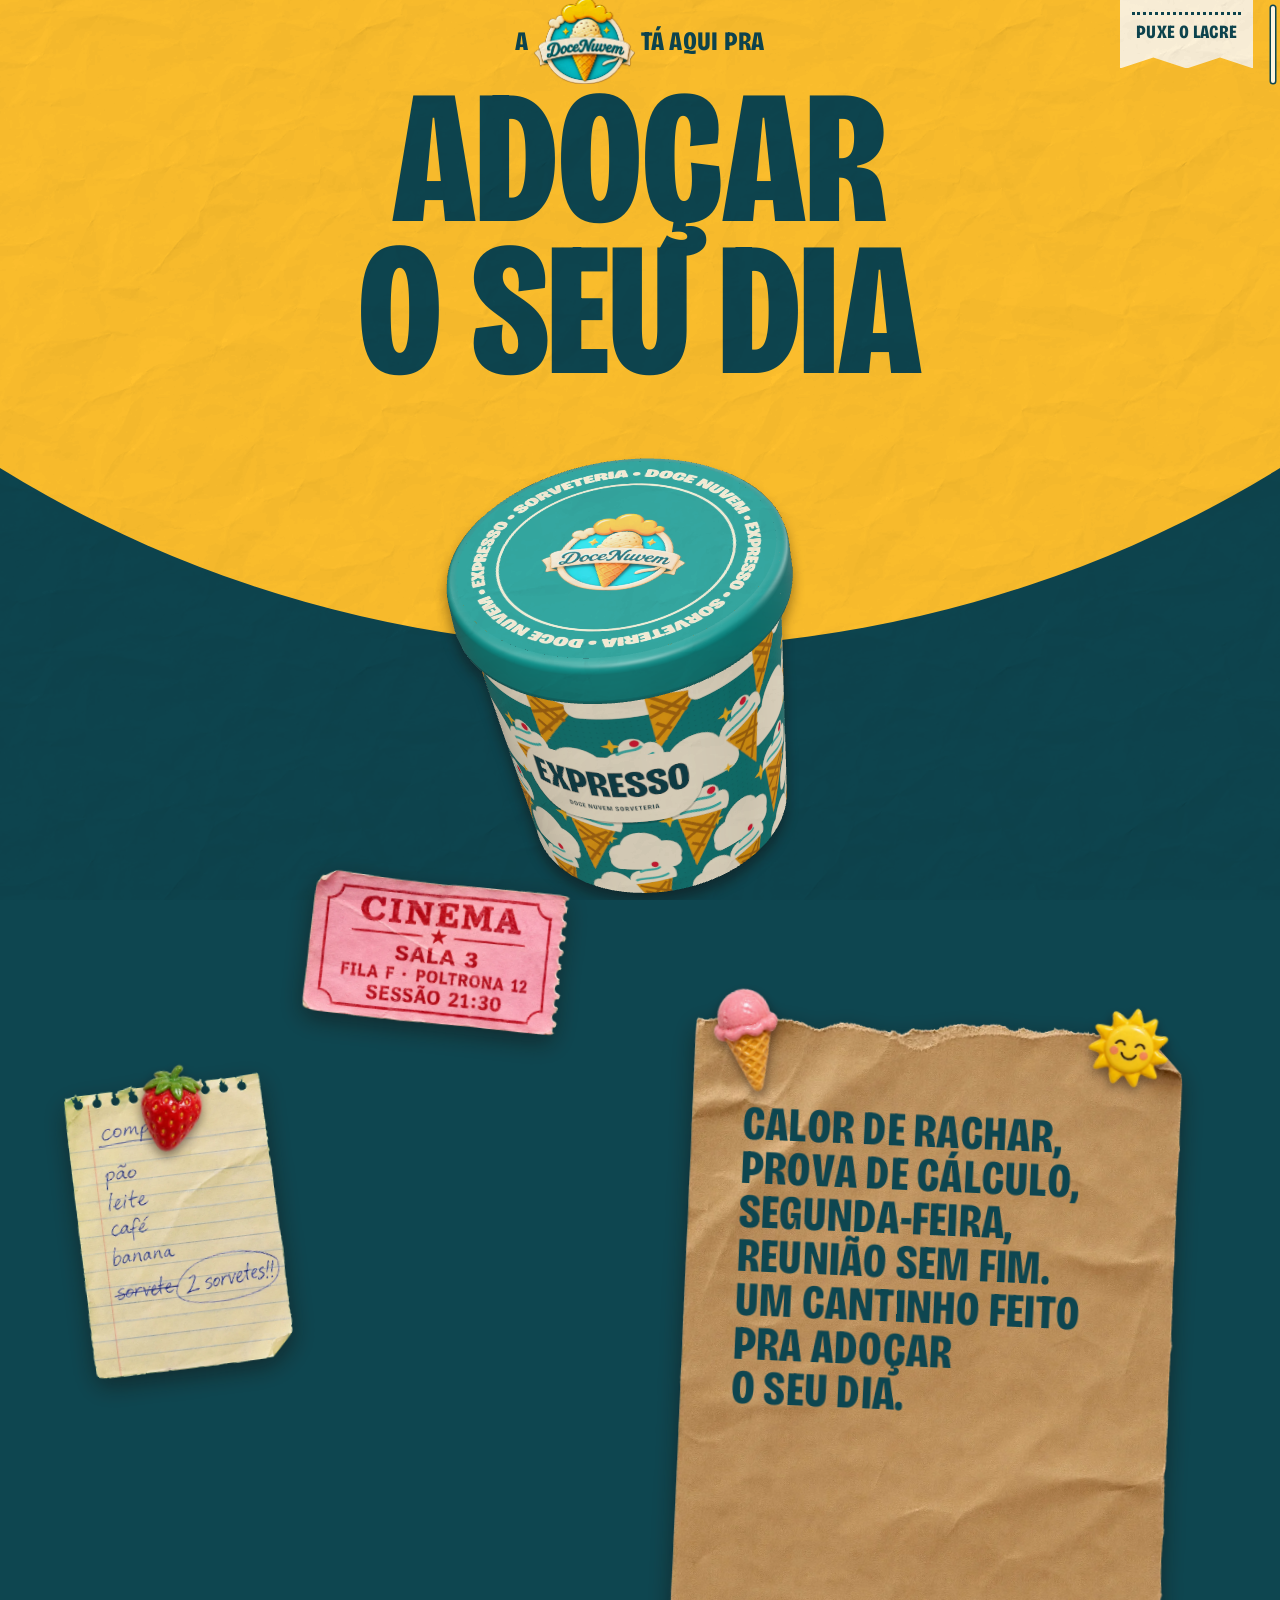
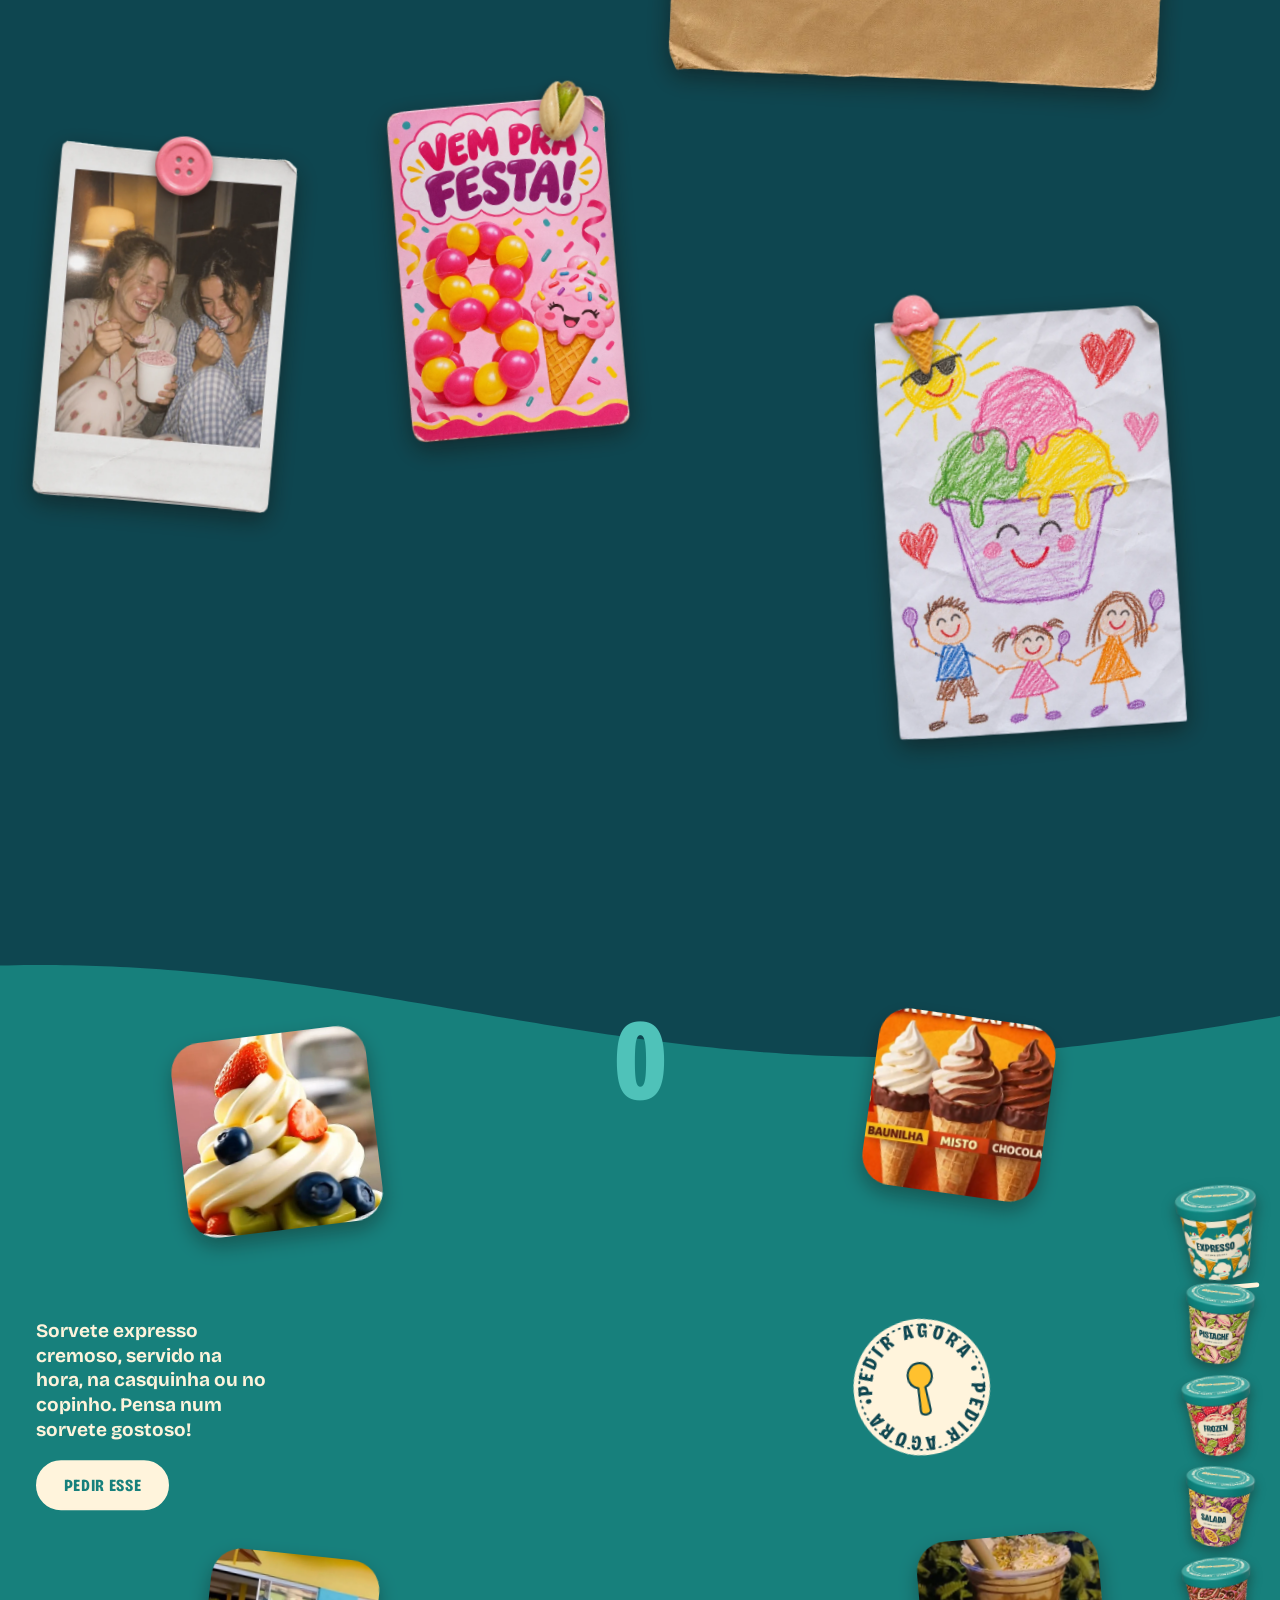
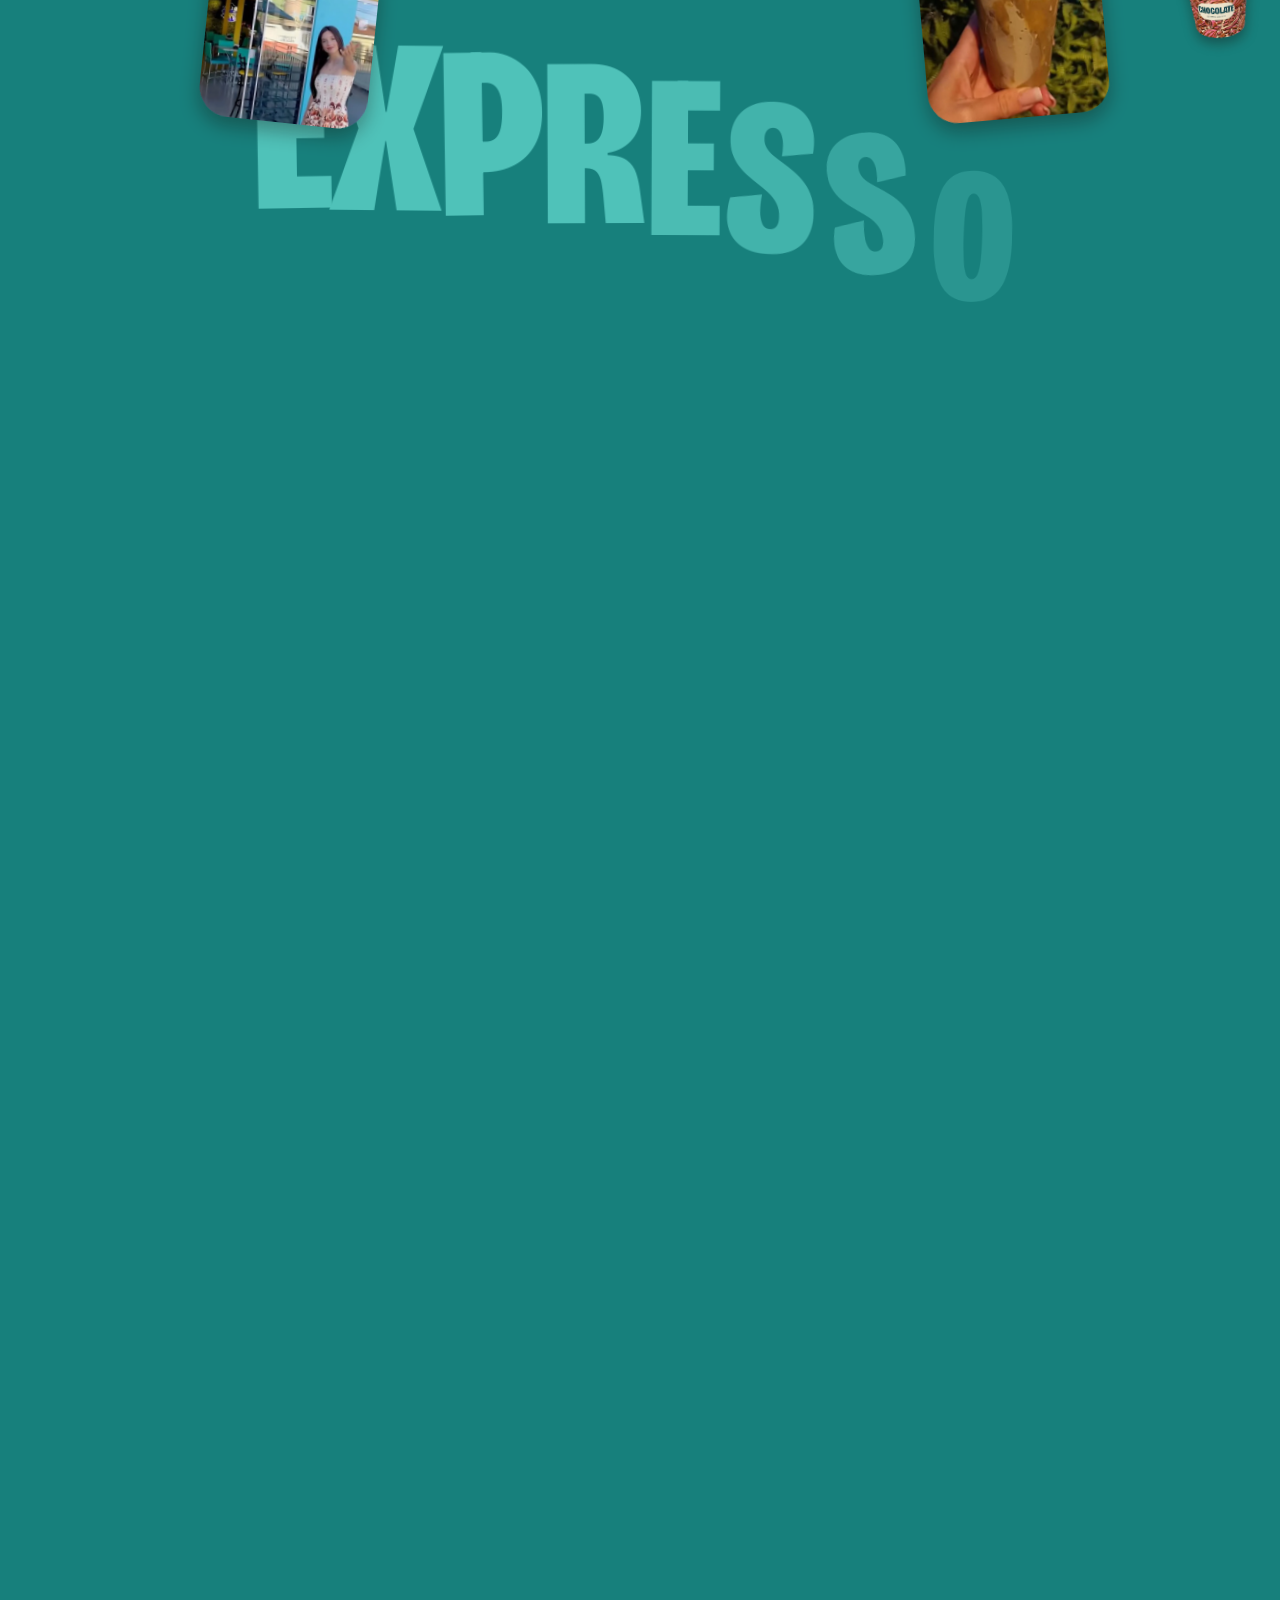
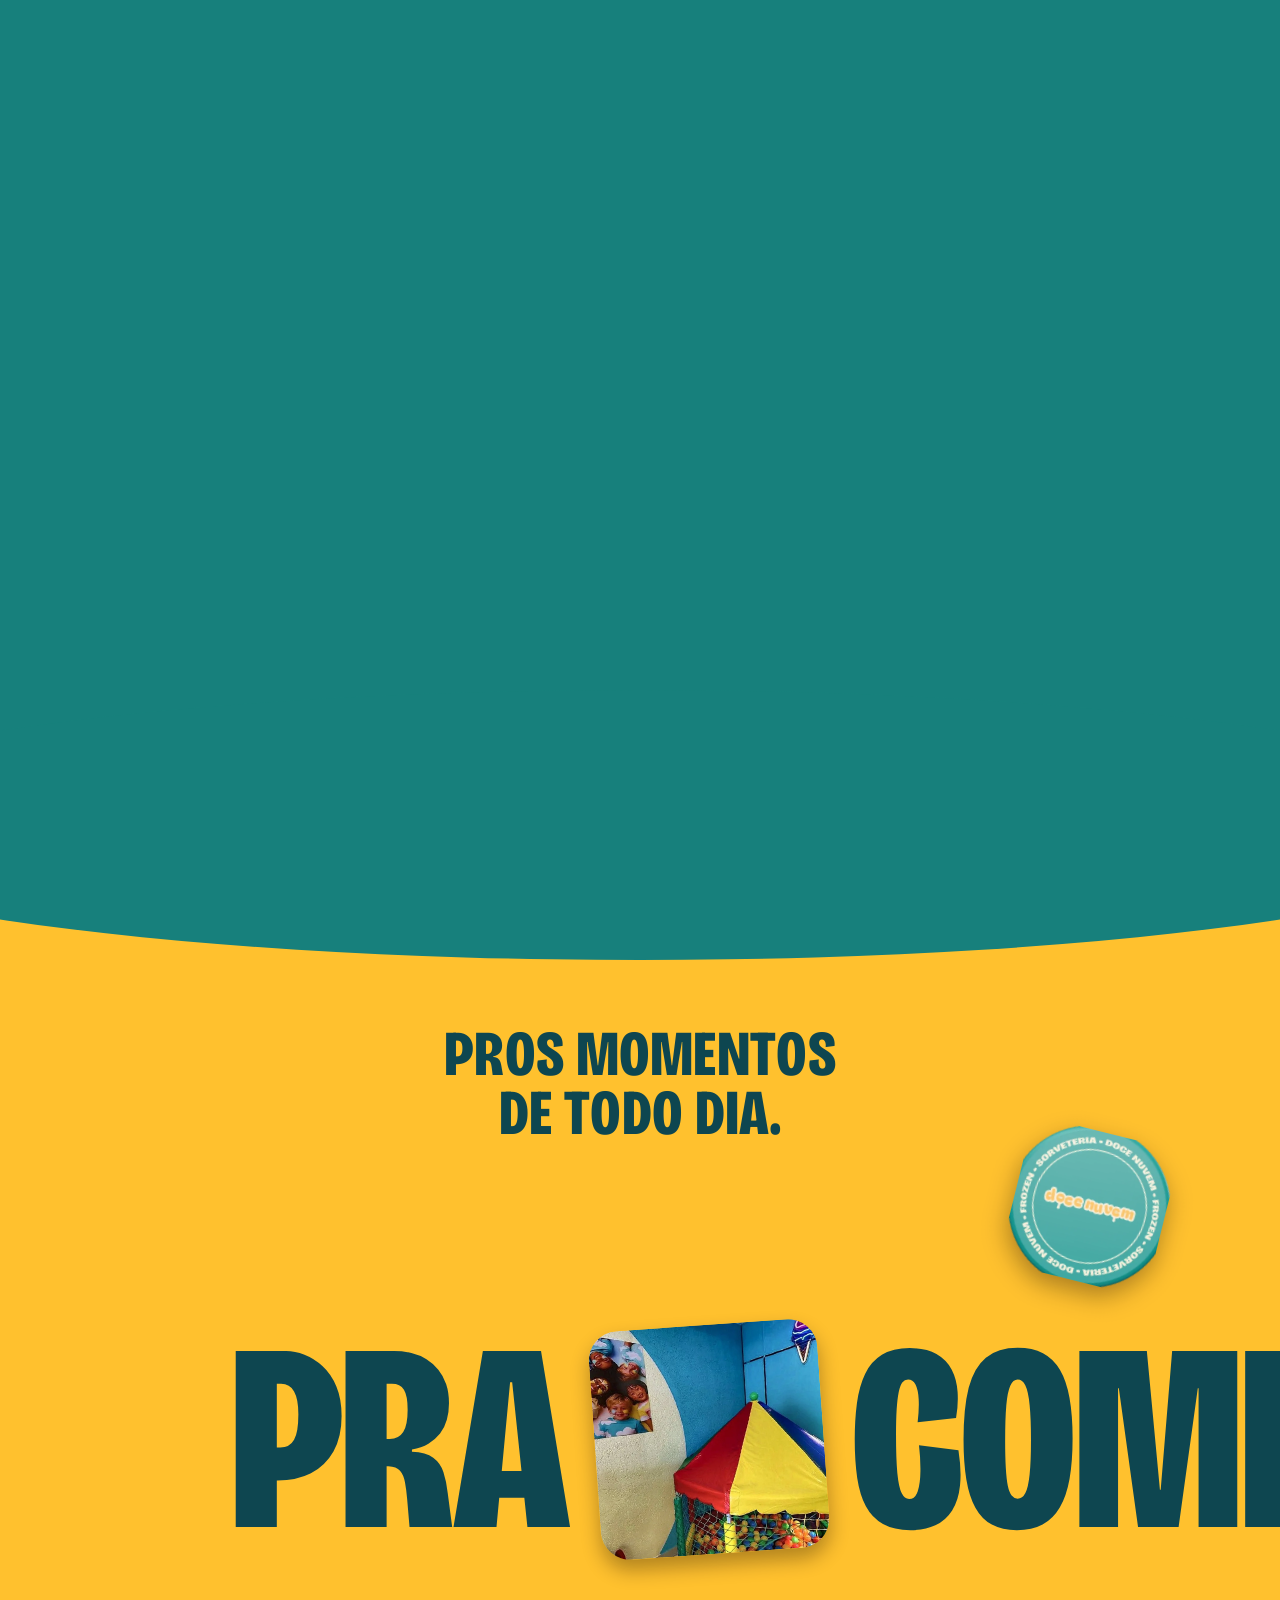
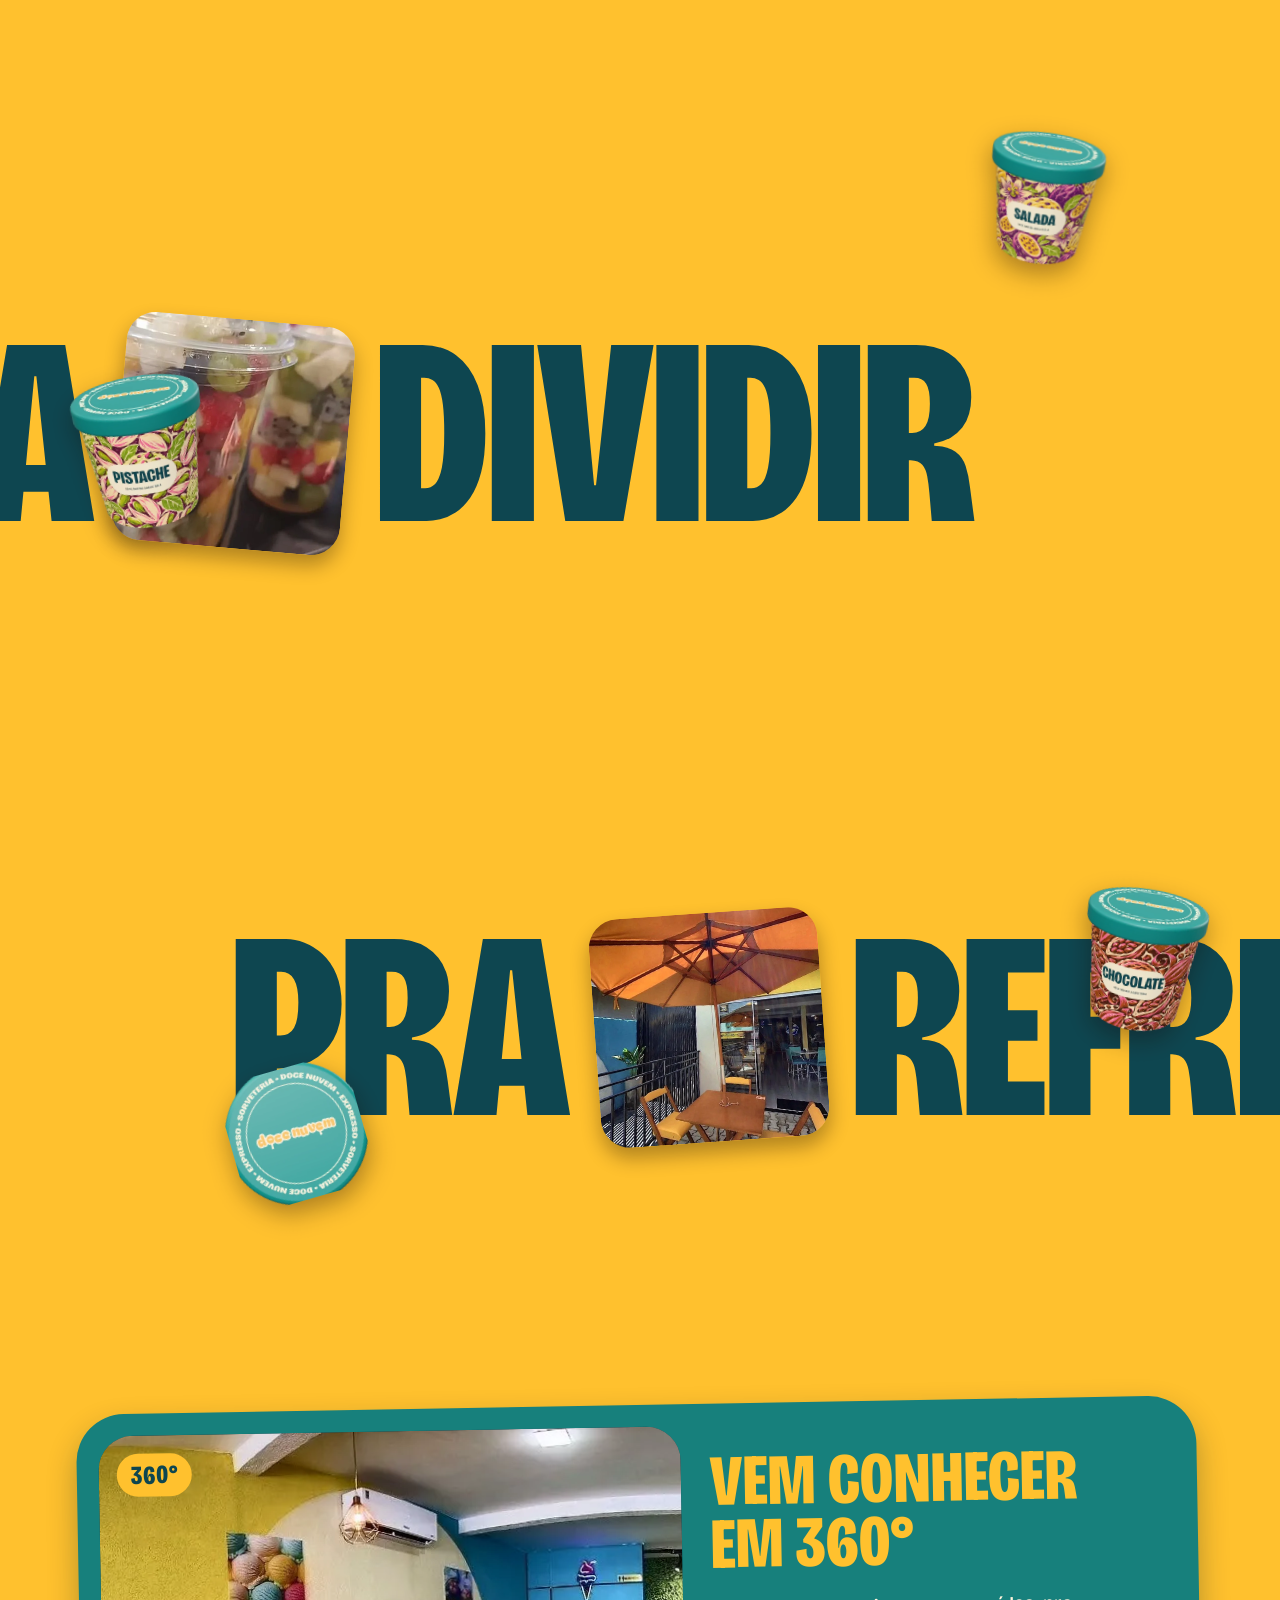
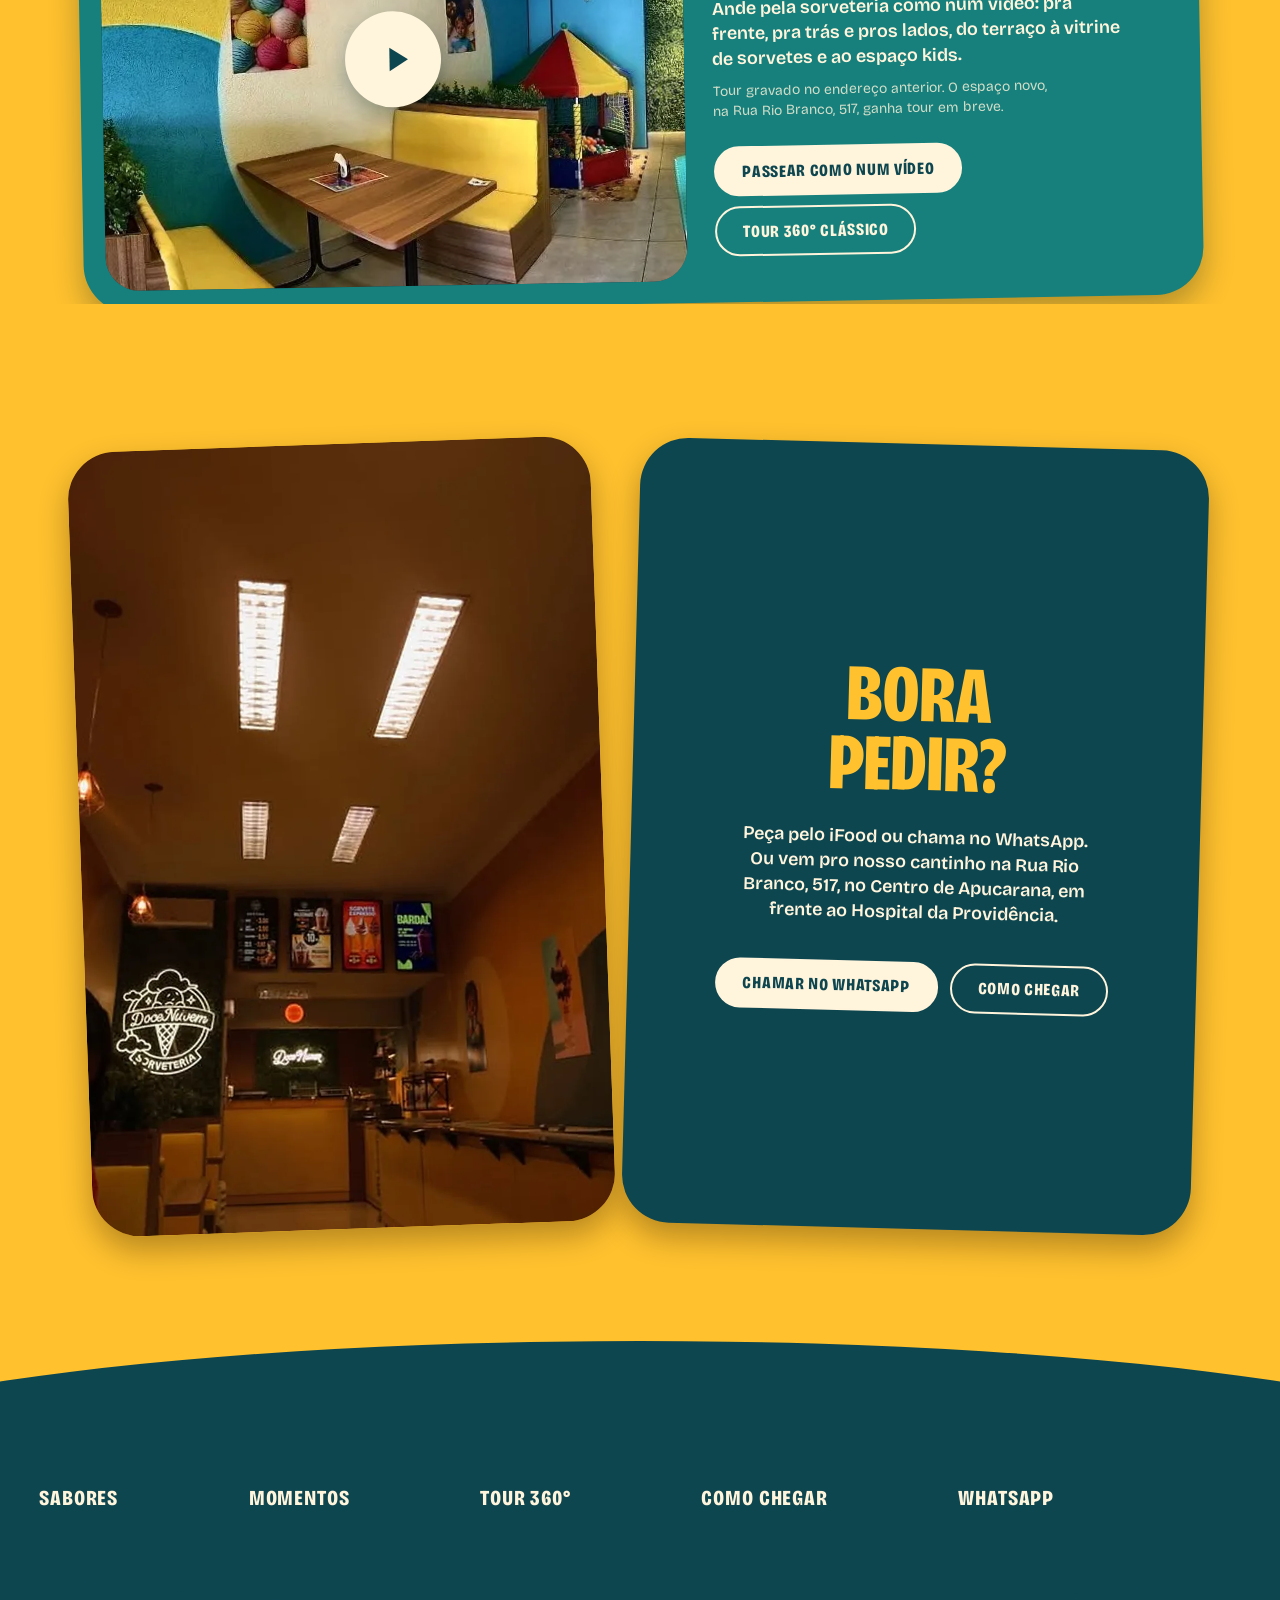
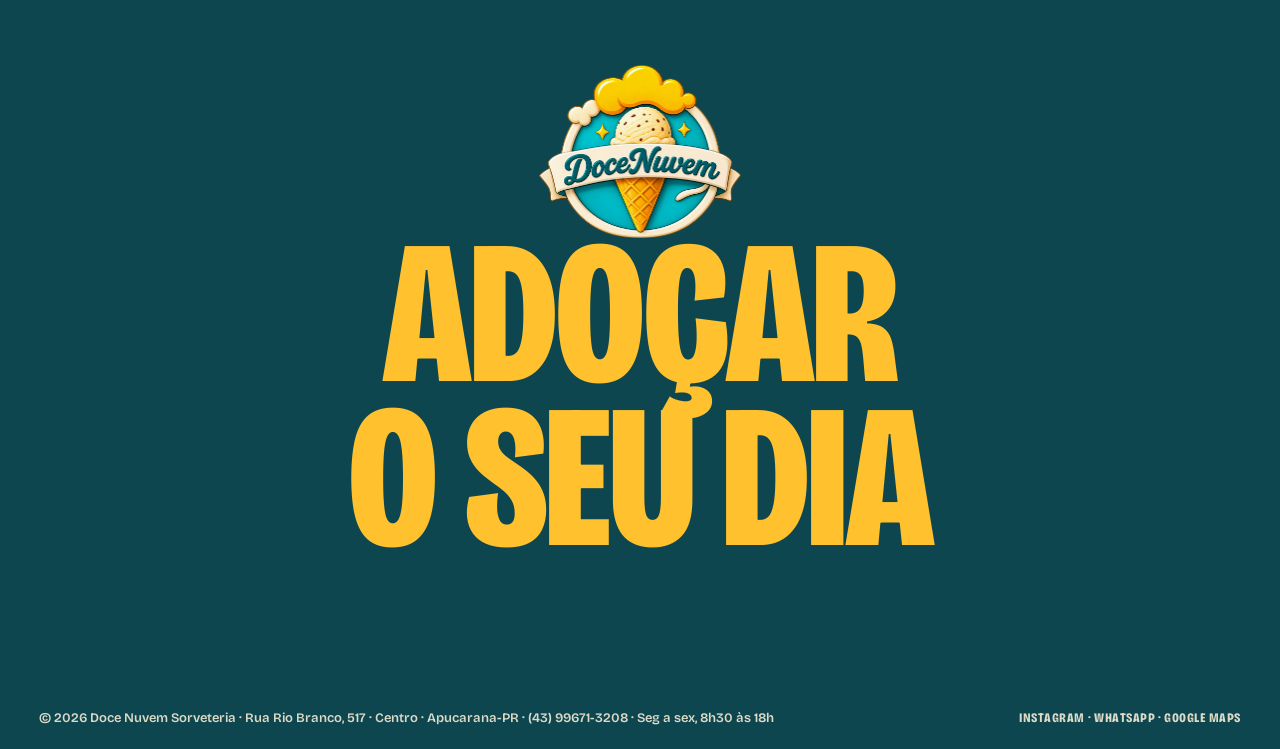
<file: index.html>
<!doctype html>
<html lang="pt-BR">
<head>
  <meta charset="utf-8" />
  <meta name="viewport" content="width=device-width, initial-scale=1" />
  <title>Doce Nuvem Sorveteria · Apucarana-PR</title>
  <meta name="description" content="Doce Nuvem Sorveteria em Apucarana-PR: sorvete expresso, milk-shake, frozen, salada de frutas e cafés. Rua Rio Branco, 517 · Centro. Tour virtual 360°." />
  <meta name="theme-color" content="#ffc12e" />
  <link rel="icon" href="./favicon.svg" />
  <link rel="apple-touch-icon" href="logo-192.png" />
  <link rel="preload" href="logo.webp" as="image" />
  <link rel="preload" href="bagel-fat-one-latin-400.woff2" as="font" type="font/woff2" crossorigin />
  <style>html,body{background:#ffc12e;margin:0}.abertura{z-index:55;background:#ffc12e;width:100%;height:100%;position:fixed;inset:0}</style>
  <script>
    if (matchMedia('(prefers-reduced-motion: reduce)').matches) document.documentElement.classList.add('is-reduced');
  </script>
  <script type="module" crossorigin src="./main-NOOP6a0S.js"></script>
  <link rel="modulepreload" crossorigin href="./three.module-DRJGOkX1.js">
  <link rel="stylesheet" crossorigin href="./main-CUDdBBnR.css">
</head>
<body>
  <canvas class="abertura" aria-hidden="true"></canvas>

  <button class="lacre" type="button" aria-controls="menu" aria-expanded="false"><span class="lacre__picote" aria-hidden="true"></span><span class="lacre__txt">PUXE O LACRE</span></button>
<div class="menu" id="menu" aria-label="Menu" hidden>
  <nav class="menu__nav" aria-label="Menu principal">
    <a href="#sabores"><span>Sabores</span></a>
    <a href="#momentos"><span>Momentos</span></a>
    <a href="#pedir"><span>Bora pedir</span></a>
    <a href="#rodape"><span>Endereço</span></a>
    <a href="#tour"><span>Tour 360°</span></a>
  </nav>
  <p class="menu__pe">Rua Rio Branco, 517 · Centro · Apucarana-PR</p>
</div>

  <main>
    <section class="hero" data-cena>
  <div class="hero__rosa" aria-hidden="true"></div>
  <h1 class="hero__titulo">
    <span class="hero__linha"><span>A</span><span class="hero__marca"><span class="so-leitor">Doce Nuvem</span></span><span>TÁ AQUI PRA</span></span>
    <span class="hero__l" data-letras>ADOÇAR</span>
    <span class="hero__l" data-letras>O SEU DIA</span>
  </h1>
</section>

    <section class="mural" data-cena aria-labelledby="mural-titulo">
  <figure class="obj obj--lista" data-v="-0.07">
    <img src="lista.webp" alt="Lista de compras: pão, leite, café, banana e sorvete riscado, trocado por 2 sorvetes" width="640" height="909" loading="lazy" />
    <img class="ima ima--morango" src="ima-2.webp" alt="" width="240" height="354" loading="lazy" />
  </figure>
  <figure class="obj obj--ingresso" data-v="0.05">
    <img src="ingresso.webp" alt="Ingresso de cinema" width="720" height="406" loading="lazy" />
  </figure>
  <div class="obj kraft" data-v="0.02">
    <img class="kraft__papel" src="kraft.webp" alt="" width="900" height="1209" loading="lazy" />
    <img class="ima ima--casquinha" src="ima-1.webp" alt="" width="240" height="398" loading="lazy" />
    <img class="ima ima--sol" src="ima-4.webp" alt="" width="240" height="245" loading="lazy" />
    <h2 id="mural-titulo" class="kraft__texto">
      <span class="l">CALOR DE RACHAR,</span>
      <span class="l">PROVA DE CÁLCULO,</span>
      <span class="l">SEGUNDA-FEIRA,</span>
      <span class="l">REUNIÃO SEM FIM.</span>
      <span class="l">UM CANTINHO FEITO</span>
      <span class="l">PRA ADOÇAR</span>
      <span class="l">O SEU DIA.</span>
    </h2>
  </div>
  <figure class="obj obj--polaroide" data-v="-0.11">
    <img src="polaroide.webp" alt="Foto instantânea de duas amigas de pijama dividindo um pote de sorvete" width="640" height="954" loading="lazy" />
    <img class="ima ima--botao" src="ima-3.webp" alt="" width="240" height="260" loading="lazy" />
  </figure>
  <figure class="obj obj--convite" data-v="0.09">
    <img src="convite.webp" alt="Convite de aniversário de 8 anos: vem pra festa!" width="640" height="964" loading="lazy" />
    <img class="ima ima--pistache" src="ima-5.webp" alt="" width="223" height="321" loading="lazy" />
  </figure>
  <figure class="obj obj--desenho" data-v="-0.05">
    <img src="desenho.webp" alt="Desenho de criança: um pote de sorvete sorrindo e a família de colher na mão" width="720" height="1038" loading="lazy" />
    <img class="ima ima--casquinha2" src="ima-1.webp" alt="" width="240" height="398" loading="lazy" />
  </figure>
</section>

    <section class="sabores" id="sabores" data-cena aria-labelledby="sabores-titulo">
  <div class="sabores__fundo" aria-hidden="true"></div>
  <div class="sabores__curva" aria-hidden="true"></div>
  <div class="sabores__palco">
    <div class="sabores__tinta" aria-hidden="true"></div>
    <h2 class="sabores__titulo" id="sabores-titulo" aria-live="polite">
      <span class="sabores__o">O</span>
      <span class="sabores__nome">EXPRESSO</span>
    </h2>
    <div class="sabores__fotos" aria-hidden="true">
      <img class="adesivo adesivo--1" src="foto-colher.webp" alt="" width="760" height="760" loading="lazy" />
      <img class="adesivo adesivo--2" src="foto-crianca.webp" alt="" width="760" height="760" loading="lazy" />
      <img class="adesivo adesivo--3" src="foto-casquinha.webp" alt="" width="760" height="760" loading="lazy" />
      <img class="adesivo adesivo--4" src="foto-brinde.webp" alt="" width="760" height="760" loading="lazy" />
    </div>
    <div class="sabores__info">
      <p class="sabores__desc">Sorvete expresso cremoso, servido na hora, na casquinha ou no copinho. Pensa num sorvete gostoso!</p>
      <a class="botao botao--escuro" href="#pedir">Pedir esse</a>
    </div>
    <a class="selo-pedir" href="#pedir" aria-label="Pedir agora">
      <svg viewBox="0 0 200 200" aria-hidden="true">
        <defs><path id="selo-volta" d="M100,100 m-70,0 a70,70 0 1,1 140,0 a70,70 0 1,1 -140,0" /></defs>
        <circle cx="100" cy="100" r="96" class="selo-pedir__disco" />
        <circle cx="100" cy="100" r="88" class="selo-pedir__picote" />
        <text class="selo-pedir__volta"><textPath href="#selo-volta" textLength="436">PEDIR AGORA • PEDIR AGORA •</textPath></text>
        <path class="selo-pedir__colher" d="M100 66c-10 0-17 8-17 18 0 8 5 14 12 17l-2 32c0 4 3 6 7 6s7-2 7-6l-2-32c7-3 12-9 12-17 0-10-7-18-17-18z" />
      </svg>
    </a>
    <nav class="seletor" aria-label="Escolha o sabor">
      <button class="seletor__pote is-ativo" type="button" data-sabor="0" aria-pressed="true"><img src="pote-expresso.webp" data-retrato="pote-expresso" alt="" width="482" height="560" loading="lazy" /><span class="so-leitor">Expresso</span></button>
      <button class="seletor__pote" type="button" data-sabor="1" aria-pressed="false"><img src="pote-pistache.webp" data-retrato="pote-pistache" alt="" width="482" height="560" loading="lazy" /><span class="so-leitor">Pistache</span></button>
      <button class="seletor__pote" type="button" data-sabor="2" aria-pressed="false"><img src="pote-frozen.webp" data-retrato="pote-frozen" alt="" width="482" height="560" loading="lazy" /><span class="so-leitor">Frozen</span></button>
      <button class="seletor__pote" type="button" data-sabor="3" aria-pressed="false"><img src="pote-salada.webp" data-retrato="pote-salada" alt="" width="482" height="560" loading="lazy" /><span class="so-leitor">Salada de frutas</span></button>
      <button class="seletor__pote" type="button" data-sabor="4" aria-pressed="false"><img src="pote-chocolate.webp" data-retrato="pote-chocolate" alt="" width="482" height="560" loading="lazy" /><span class="so-leitor">Chocolate</span></button>
    </nav>
  </div>
</section>

    <section class="momentos" id="momentos" data-cena aria-labelledby="momentos-titulo">
  <h2 class="momentos__titulo" id="momentos-titulo"><span class="l">PROS MOMENTOS</span> <span class="l">DE TODO DIA.</span></h2>
  <div class="momentos__linhas">
    <p class="linha" data-dir="-1">
      <span class="linha__trilho">
        <span class="linha__pra">PRA</span>
        <img class="linha__foto" src="foto-comemorar.webp" alt="O espaço kids da Doce Nuvem, com a piscina de bolinhas" width="760" height="760" loading="lazy" />
        <span class="linha__verbo">COMEMORAR</span>
      </span>
    </p>
    <p class="linha" data-dir="1">
      <span class="linha__trilho">
        <span class="linha__pra">PRA</span>
        <img class="linha__foto" src="foto-dividir.webp" alt="Dois copos de salada de frutas da Doce Nuvem" width="760" height="760" loading="lazy" />
        <span class="linha__verbo">DIVIDIR</span>
      </span>
    </p>
    <p class="linha" data-dir="-1">
      <span class="linha__trilho">
        <span class="linha__pra">PRA</span>
        <img class="linha__foto" src="foto-esquecer.webp" alt="Mesa com guarda-sol no terraço da Doce Nuvem" width="760" height="760" loading="lazy" />
        <span class="linha__verbo">REFRESCAR</span>
      </span>
    </p>
  </div>
  <img class="mo-adesivo mo-adesivo--1" data-v="0.22" src="tampa-frozen.webp" data-retrato="tampa-frozen" alt="" width="420" height="420" loading="lazy" />
  <img class="mo-adesivo mo-adesivo--2" data-v="-0.18" src="pote-pistache.webp" data-retrato="pote-pistache" alt="" width="482" height="560" loading="lazy" />
  <img class="mo-adesivo mo-adesivo--3" data-v="0.3" src="pote-salada.webp" data-retrato="pote-salada" alt="" width="482" height="560" loading="lazy" />
  <img class="mo-adesivo mo-adesivo--4" data-v="-0.25" src="tampa-expresso.webp" data-retrato="tampa-expresso" alt="" width="420" height="420" loading="lazy" />
  <img class="mo-adesivo mo-adesivo--5" data-v="0.16" src="pote-chocolate.webp" data-retrato="pote-chocolate" alt="" width="482" height="560" loading="lazy" />
</section>

    <section class="tour" id="tour" aria-labelledby="tour-titulo">
  <div class="tour__card">
    <a class="tour__janela" href="passeio.html" aria-label="Abrir o tour virtual 360° da Doce Nuvem">
      <span class="tour__faixa" style="background-image:url('tour-capa.webp')"></span>
      <span class="tour__selo" aria-hidden="true">360°</span>
      <span class="tour__play" aria-hidden="true"><svg viewBox="0 0 24 24"><path d="M8 5v14l11-7z"/></svg></span>
    </a>
    <div class="tour__texto">
      <h2 class="tour__titulo" id="tour-titulo"><span class="l">VEM CONHECER</span> <span class="l">EM 360°</span></h2>
      <p class="tour__txt">Ande pela sorveteria como num vídeo: pra frente, pra trás e pros lados, do terraço à vitrine de sorvetes e ao espaço kids.</p>
      <p class="tour__nota">Tour gravado no endereço anterior. O espaço novo, na Rua Rio Branco, 517, ganha tour em breve.</p>
      <div class="tour__botoes"><a class="botao botao--creme" href="passeio.html">Passear como num vídeo</a> <a class="botao botao--linha" href="tour.html">Tour 360° clássico</a></div>
    </div>
  </div>
</section>

    <section class="pedir" id="pedir" data-fecho aria-labelledby="pedir-titulo">
  <div class="pedir__grade">
    <figure class="pedir__foto">
      <img src="foto-maos.webp" alt="O novo espaço da Doce Nuvem, na Rua Rio Branco" width="900" height="1350" loading="lazy" />
    </figure>
    <div class="pedir__card">
      <h2 class="pedir__titulo" id="pedir-titulo"><span class="l">BORA</span> <span class="l">PEDIR?</span></h2>
      <p class="pedir__txt">Peça pelo iFood ou chama no WhatsApp. Ou vem pro nosso cantinho na Rua Rio Branco, 517, no Centro de Apucarana, em frente ao Hospital da Providência.</p>
      <div class="pedir__botoes">
        <a class="botao botao--creme" href="https://wa.me/5543996713208?text=Oi%2C%20Doce%20Nuvem!" target="_blank" rel="noopener">Chamar no WhatsApp</a>
        <a class="botao botao--linha" href="https://www.google.com/maps/place/DOCE+NUVEM+SORVETERIA/@-23.5534195,-51.4601458,17z/data=!4m6!3m5!1s0x94ec994c756b9057:0x3eea9e1a89456dc!8m2!3d-23.5534195!4d-51.4601458!16s%2Fg%2F11yqh89zhp" target="_blank" rel="noopener">Como chegar</a>
      </div>
    </div>
  </div>
</section>

  </main>
  <footer class="rodape" id="rodape">
  <div class="rodape__curva" aria-hidden="true"></div>
  <nav class="rodape__nav" aria-label="Rodapé">
    <a href="#sabores">Sabores</a>
    <a href="#momentos">Momentos</a>
    <a href="#tour">Tour 360°</a>
    <a href="https://www.google.com/maps/place/DOCE+NUVEM+SORVETERIA/@-23.5534195,-51.4601458,17z/data=!4m6!3m5!1s0x94ec994c756b9057:0x3eea9e1a89456dc!8m2!3d-23.5534195!4d-51.4601458!16s%2Fg%2F11yqh89zhp" target="_blank" rel="noopener">Como chegar</a>
    <a href="https://wa.me/5543996713208?text=Oi%2C%20Doce%20Nuvem!" target="_blank" rel="noopener">WhatsApp</a>
  </nav>
  <div class="rodape__meio">
    <div class="rodape__marca"><span class="so-leitor">Doce Nuvem</span></div>
    <p class="rodape__frase" aria-label="Adoçar o seu dia"><span>ADOÇAR</span><span>O SEU DIA</span></p>
  </div>
  <div class="rodape__base">
    <span>© 2026 Doce Nuvem Sorveteria · Rua Rio Branco, 517 · Centro · Apucarana-PR · (43) 99671-3208 · Seg a sex, 8h30 às 18h</span>
    <span class="rodape__redes"><a href="https://www.instagram.com/docenuvemsorveteria/" target="_blank" rel="noopener">Instagram</a> · <a href="https://wa.me/5543996713208?text=Oi%2C%20Doce%20Nuvem!" target="_blank" rel="noopener">WhatsApp</a> · <a href="https://www.google.com/maps/place/DOCE+NUVEM+SORVETERIA/@-23.5534195,-51.4601458,17z/data=!4m6!3m5!1s0x94ec994c756b9057:0x3eea9e1a89456dc!8m2!3d-23.5534195!4d-51.4601458!16s%2Fg%2F11yqh89zhp" target="_blank" rel="noopener">Google Maps</a></span>
  </div>
  <canvas class="rodape__fisica" aria-hidden="true"></canvas>
</footer>

  <canvas class="palco" aria-hidden="true"></canvas>
  <div class="papel" aria-hidden="true"></div>

</body>
</html>
</file>
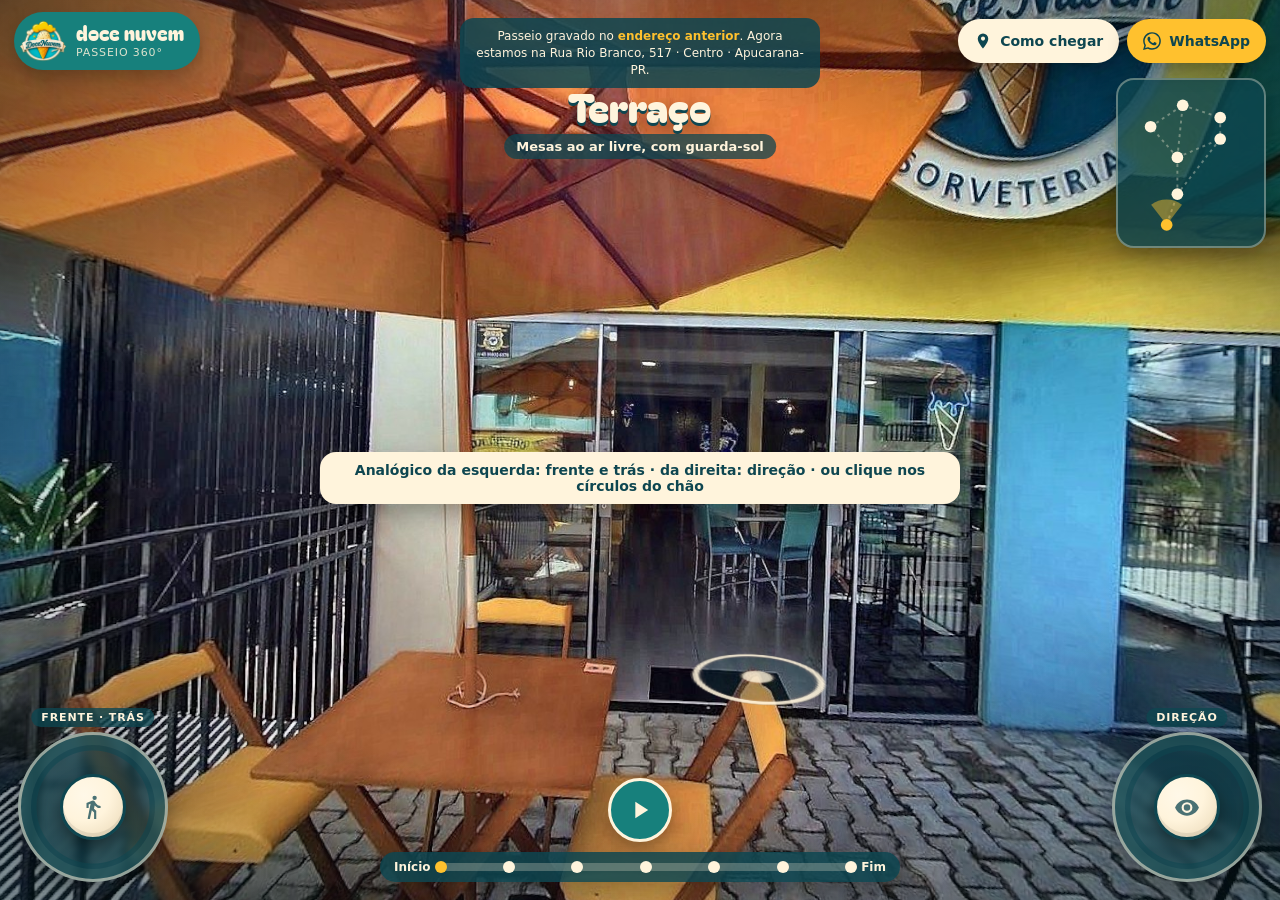
<file: passeio.html>
<!doctype html>
<html lang="pt-BR">
<head>
<meta charset="utf-8" />
<meta name="viewport" content="width=device-width, initial-scale=1, viewport-fit=cover" />
<title>Passeio 360° · Doce Nuvem Sorveteria</title>
<meta name="description" content="Passeie pela Doce Nuvem Sorveteria como num vídeo: ande para frente, para trás e para os lados." />
<meta name="theme-color" content="#0e4650" />
<link rel="icon" href="./favicon.svg" />
<link rel="apple-touch-icon" href="./logo-192.png" />
<style>@font-face{font-family:Bagel Fat One;src:url(bagel-fat-one-latin-400.woff2)format("woff2");font-display:swap}:root{--amarelo:#ffc12e;--teal:#17807c;--petroleo:#0e4650;--creme:#fff4dc}*{box-sizing:border-box}html,body{background:var(--petroleo);height:100%;color:var(--creme);-webkit-user-select:none;user-select:none;margin:0;font-family:system-ui,-apple-system,Segoe UI,Roboto,sans-serif;overflow:hidden}canvas.cena{touch-action:none;cursor:grab;width:100%;height:100%;display:block;position:fixed;inset:0}canvas.cena:active{cursor:grabbing}.vinheta{pointer-events:none;z-index:2;background:radial-gradient(#0000 55%,#061e248c 100%);position:fixed;inset:0}.faixa{z-index:3;pointer-events:none;background:#071f25;height:0;transition:height .6s cubic-bezier(.22,1,.36,1);position:fixed;left:0;right:0}.faixa--cima{top:0}.faixa--baixo{bottom:0}body.anda .faixa{height:5vh}.topo{z-index:10;padding:max(12px, env(safe-area-inset-top)) 14px 0;pointer-events:none;justify-content:space-between;align-items:center;gap:10px;display:flex;position:fixed;top:0;left:0;right:0}.topo>*{pointer-events:auto}.marca{color:var(--creme);background:var(--teal);border-radius:99px;align-items:center;gap:10px;padding:6px 16px 6px 6px;text-decoration:none;display:flex;box-shadow:0 8px 20px #00000047}.marca img{object-fit:contain;width:46px;height:46px}.marca b{font-family:Bagel Fat One,system-ui;font-size:20px;font-weight:400;line-height:1;display:block}.marca small{letter-spacing:.08em;text-transform:uppercase;opacity:.85;margin-top:3px;font-size:11px;display:block}.bt{cursor:pointer;background:var(--amarelo);min-height:44px;color:var(--petroleo);-webkit-tap-highlight-color:transparent;border:0;border-radius:99px;justify-content:center;align-items:center;gap:8px;padding:0 16px;font:800 14px system-ui,sans-serif;text-decoration:none;transition:transform .2s cubic-bezier(.34,1.56,.64,1);display:inline-flex;box-shadow:0 8px 20px #00000047}.bt--creme{background:var(--creme)}.bt svg{fill:currentColor;width:18px;height:18px}.bt:active{transform:scale(.94)}@media (hover:hover) and (pointer:fine){.bt:hover{transform:translateY(-2px)rotate(-2deg)}}:focus-visible{outline:3px solid var(--amarelo);outline-offset:3px}.acoes{gap:8px;display:flex}.legenda{z-index:6;text-align:center;pointer-events:none;position:fixed;top:86px;left:50%;transform:translate(-50%)}.legenda b{color:var(--creme);text-shadow:0 3px 0 var(--petroleo), 0 8px 22px #00000073;font-family:Bagel Fat One,system-ui;font-size:clamp(24px,4vw,40px);font-weight:400;line-height:1;display:block}.legenda span{background:#0e4650bf;border-radius:99px;margin-top:8px;padding:5px 12px;font-size:13px;font-weight:700;display:inline-block}.legenda.troca b{animation:.7s cubic-bezier(.34,1.56,.64,1) entra}@keyframes entra{0%{opacity:0;transform:translateY(14px)scale(.9)}}.mapa{z-index:6;background:#0e4650d1;border:2px solid #fff4dc59;border-radius:18px;width:150px;height:170px;position:fixed;top:78px;right:14px;box-shadow:0 8px 20px #00000047}.mapa svg{width:100%;height:100%;display:block}.mapa .no{fill:var(--creme);cursor:pointer}.mapa .no.ativo{fill:var(--amarelo)}.mapa .lig{stroke:#fff4dc59;stroke-width:2px;stroke-dasharray:3 4}.mapa .cone{fill:#ffc12e73}.mapa text{fill:var(--creme);font:800 8px system-ui}.controles{z-index:10;padding:0 18px max(18px, env(safe-area-inset-bottom));pointer-events:none;grid-template-columns:auto 1fr auto;align-items:end;gap:14px;display:grid;position:fixed;bottom:0;left:0;right:0}.controles>*{pointer-events:auto}.stick{touch-action:none;width:150px;height:150px;position:relative}.stick__base{-webkit-backdrop-filter:blur(4px);backdrop-filter:blur(4px);background:radial-gradient(circle,#0e46508c 0 55%,#0e4650cc 56%);border:3px solid #fff4dc8c;border-radius:50%;position:absolute;inset:0;box-shadow:0 10px 26px #00000059,inset 0 0 0 10px #fff4dc0f}.stick__knob{background:radial-gradient(circle at 35% 30%, #fff8e8, var(--creme) 45%, #e8d6b4);border:3px solid var(--petroleo);border-radius:50%;place-items:center;width:66px;height:66px;margin:-33px 0 0 -33px;transition:transform .25s cubic-bezier(.34,1.56,.64,1);display:grid;position:absolute;top:50%;left:50%;box-shadow:0 8px 16px #0006,inset 0 -4px #00000014}.stick__knob svg{width:26px;height:26px;fill:var(--petroleo);opacity:.75}.stick.ativo .stick__knob{background:radial-gradient(circle at 35% 30%, #fff1b8, var(--amarelo) 50%, #e0a512);transition:none}.stick__rot{white-space:nowrap;letter-spacing:.08em;text-transform:uppercase;background:#0e4650cc;border-radius:99px;padding:3px 10px;font-size:11px;font-weight:800;position:absolute;top:-24px;left:50%;transform:translate(-50%)}.meio{flex-direction:column;align-items:center;gap:10px;min-width:0;display:flex}.play{background:var(--teal);width:64px;height:64px;color:var(--creme);cursor:pointer;border:0;border:3px solid var(--creme);-webkit-tap-highlight-color:transparent;border-radius:50%;place-items:center;transition:transform .2s cubic-bezier(.34,1.56,.64,1);display:grid;box-shadow:0 8px 18px #0000004d}.play svg{fill:currentColor;width:28px;height:28px}.play:active{transform:scale(.9)}.barra{background:#0e4650d9;border-radius:99px;align-items:center;gap:10px;width:min(520px,100%);padding:8px 14px;font-size:12px;font-weight:800;display:flex;box-shadow:0 8px 20px #00000047}.trilha{background:#fff4dc40;border-radius:99px;flex:1;height:8px;position:relative}.trilha i{background:var(--amarelo);border-radius:99px;width:0;transition:width .6s;position:absolute;top:0;bottom:0;left:0}.trilha em{background:var(--creme);cursor:pointer;border-radius:50%;width:12px;height:12px;margin:-6px 0 0 -6px;position:absolute;top:50%}.trilha em.feito{background:var(--amarelo)}.dica{z-index:7;background:var(--creme);color:var(--petroleo);text-align:center;border-radius:16px;max-width:90vw;padding:10px 16px;font-size:14px;font-weight:700;transition:opacity .5s;position:fixed;bottom:44%;left:50%;transform:translate(-50%);box-shadow:0 10px 24px #0000004d}.dica.some{opacity:0;pointer-events:none}.aviso{left:14px;bottom:max(14px, env(safe-area-inset-bottom));z-index:6;background:#0e4650d9;border-radius:14px;max-width:260px;padding:10px 12px;font-size:12px;line-height:1.4;position:fixed}.aviso b{color:var(--amarelo)}.carrega{z-index:20;background:var(--petroleo);place-items:center;transition:opacity .6s;display:grid;position:fixed;inset:0}.carrega img{width:180px;animation:1.2s ease-in-out infinite pula}.carrega p{text-align:center;margin:12px 0 0;font-weight:800}.carrega.foi{opacity:0;pointer-events:none}@keyframes pula{50%{transform:translateY(-10px)rotate(-3deg)}}@media (min-width:761px){.aviso{text-align:center;max-width:360px;top:18px;bottom:auto;left:50%;transform:translate(-50%)}}@media (max-width:760px){.marca b{font-size:17px}.marca small{display:none}.marca img{width:38px;height:38px}.bt span{display:none}.bt{padding:0 13px}.legenda{top:74px}.mapa{width:104px;height:118px;top:auto;bottom:236px;right:10px}.controles{padding:0 10px max(12px, env(safe-area-inset-bottom));gap:6px}.stick{width:124px;height:124px}.stick__knob{width:56px;height:56px;margin:-28px 0 0 -28px}.play{width:52px;height:52px}.barra{padding:6px 10px}.barra span{display:none}.mapa{bottom:190px}.aviso{display:none}.dica{bottom:260px}}@media (prefers-reduced-motion:reduce){.carrega img,.legenda.troca b{animation:none}}</style>
  <script type="module" crossorigin src="./passeio-s6h-5UeM.js"></script>
  <link rel="modulepreload" crossorigin href="./three.module-DRJGOkX1.js">
</head>
<body>
<canvas class="cena" aria-label="Passeio 360° pela Doce Nuvem: arraste para olhar em volta e clique nos círculos do chão para andar"></canvas>
<div class="vinheta" aria-hidden="true"></div>
<div class="faixa faixa--cima" aria-hidden="true"></div><div class="faixa faixa--baixo" aria-hidden="true"></div>

<header class="topo">
  <a class="marca" href="./" aria-label="Voltar para o site da Doce Nuvem">
    <img src="./logo-192.png" alt="" />
    <span><b>doce nuvem</b><small>Passeio 360°</small></span>
  </a>
  <nav class="acoes" aria-label="Ações">
    <a class="bt bt--creme" href="https://www.google.com/maps/place/DOCE+NUVEM+SORVETERIA/@-23.5534195,-51.4601458,17z/data=!4m6!3m5!1s0x94ec994c756b9057:0x3eea9e1a89456dc!8m2!3d-23.5534195!4d-51.4601458!16s%2Fg%2F11yqh89zhp" target="_blank" rel="noopener"><svg viewBox="0 0 24 24"><path d="M12 2a7 7 0 0 0-7 7c0 5.2 7 13 7 13s7-7.8 7-13a7 7 0 0 0-7-7zm0 9.5A2.5 2.5 0 1 1 12 6a2.5 2.5 0 0 1 0 5.5z"/></svg><span>Como chegar</span></a>
    <a class="bt" href="https://wa.me/5543996713208?text=Oi%2C%20Doce%20Nuvem!" target="_blank" rel="noopener"><svg viewBox="0 0 24 24"><path d="M12 .2A11.8 11.8 0 0 0 1.8 17.9L.1 24l6.3-1.6A11.8 11.8 0 1 0 12 .2zm0 21.6c-1.8 0-3.5-.5-5-1.4l-.4-.2-3.7 1 1-3.6-.2-.4A9.8 9.8 0 1 1 12 21.8zm5.5-7.4c-.3-.1-1.8-.9-2-1-.3-.1-.5-.1-.7.1l-.9 1.2c-.2.2-.3.2-.6.1-.3-.1-1.3-.5-2.4-1.5-.9-.8-1.5-1.8-1.7-2.1-.2-.3 0-.5.1-.6l.4-.5.3-.5c.1-.2 0-.4 0-.5l-.9-2.2c-.2-.6-.5-.5-.7-.5h-.6c-.2 0-.5.1-.8.4-.3.3-1 1-1 2.5s1.1 2.9 1.2 3.1c.1.2 2.1 3.2 5.1 4.5 2.5 1 3 .8 3.5.7.6-.1 1.8-.7 2-1.4.2-.7.2-1.3.2-1.4-.1-.2-.3-.3-.6-.4z"/></svg><span>WhatsApp</span></a>
  </nav>
</header>

<div class="legenda" aria-live="polite"><b></b><span></span></div>
<div class="mapa" aria-label="Mapa do passeio"><svg viewBox="0 0 150 170"></svg></div>

<div class="dica" id="dica">Analógico da esquerda: <b>frente e trás</b> · da direita: <b>direção</b> · ou clique nos círculos do chão</div>

<div class="controles">
  <div class="stick" id="andar" role="application" aria-label="Analógico de andar: empurre para frente ou para trás">
    <span class="stick__rot">Frente · Trás</span>
    <div class="stick__base"></div>
    <div class="stick__knob"><svg viewBox="0 0 24 24"><path d="M13.5 5.5a2 2 0 1 0 0-4 2 2 0 0 0 0 4zM9.8 8.9L7 23h2.1l1.8-8 2.1 2v6h2v-7.5l-2.1-2 .6-3A7.3 7.3 0 0 0 19 13v-2a5 5 0 0 1-4.4-2.4l-1-1.6a2 2 0 0 0-2.6-.8L6 8.3V13h2V9.6l1.8-.7"/></svg></div>
  </div>
  <div class="meio">
    <button class="play" type="button" aria-label="Passeio automático"><svg viewBox="0 0 24 24"><path d="M8 5v14l11-7z"/></svg></button>
    <div class="barra"><span>Início</span><div class="trilha"><i></i></div><span>Fim</span></div>
  </div>
  <div class="stick" id="olhar" role="application" aria-label="Analógico de direção: vire a câmera">
    <span class="stick__rot">Direção</span>
    <div class="stick__base"></div>
    <div class="stick__knob"><svg viewBox="0 0 24 24"><path d="M12 5C7 5 2.7 8.1 1 12.5 2.7 16.9 7 20 12 20s9.3-3.1 11-7.5C21.3 8.1 17 5 12 5zm0 12.5a5 5 0 1 1 0-10 5 5 0 0 1 0 10zm0-8a3 3 0 1 0 0 6 3 3 0 0 0 0-6z"/></svg></div>
  </div>
</div>

<div class="aviso">Passeio gravado no <b>endereço anterior</b>. Agora estamos na Rua Rio Branco, 517 · Centro · Apucarana-PR.</div>

<div class="carrega"><div><img src="./logo.webp" alt="Doce Nuvem" /><p>Preparando o passeio…</p></div></div>

</body>
</html>
</file>
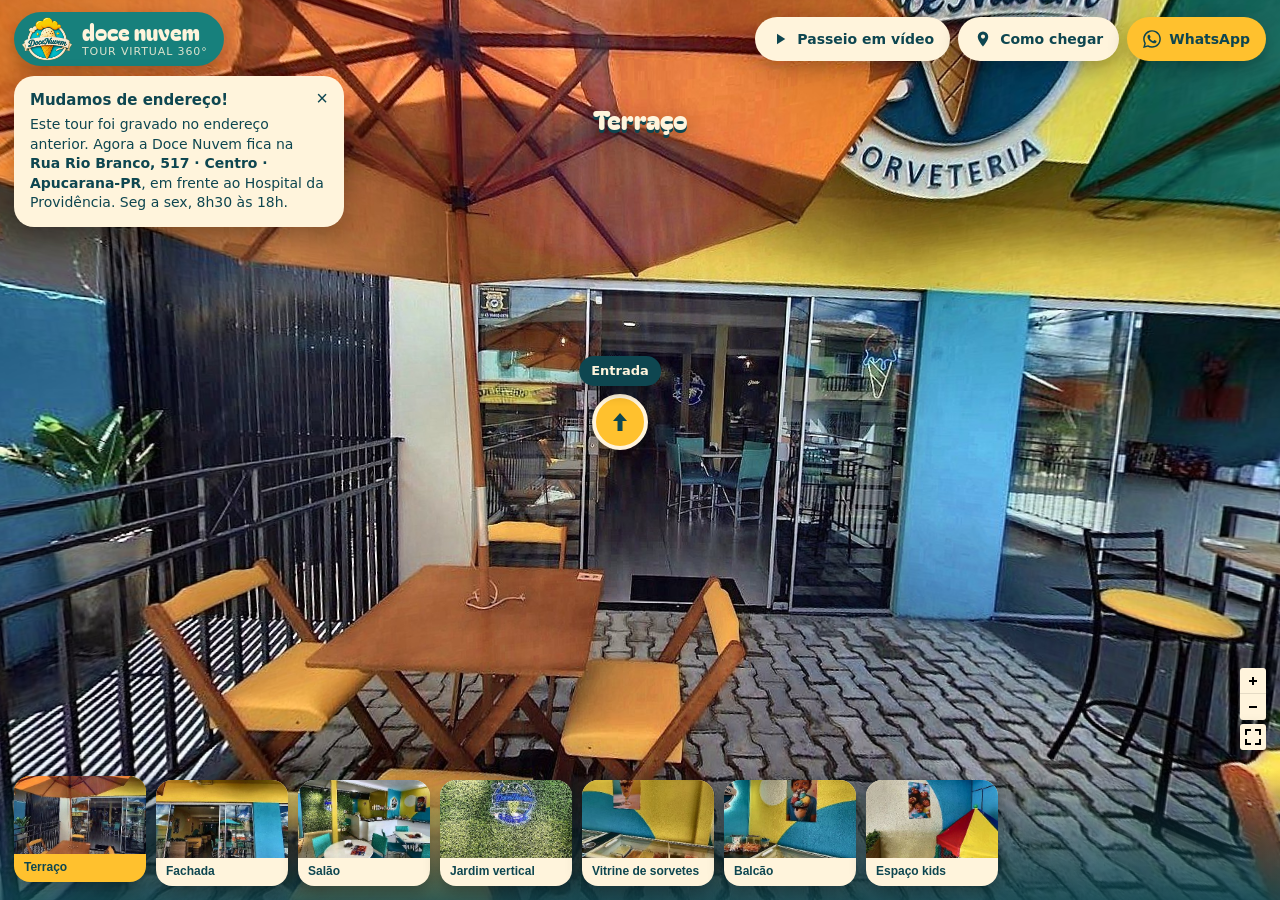
<file: tour.html>
<!doctype html>
<html lang="pt-BR">
<head>
<meta charset="utf-8" />
<meta name="viewport" content="width=device-width, initial-scale=1, viewport-fit=cover" />
<title>Tour virtual 360° · Doce Nuvem Sorveteria</title>
<meta name="description" content="Passeie em 360° pela Doce Nuvem Sorveteria, em Apucarana-PR." />
<meta name="theme-color" content="#17807c" />
<link rel="icon" href="favicon.svg" />
<link rel="apple-touch-icon" href="logo-192.png" />
<link rel="stylesheet" href="pannellum.css" />
<style>
  @font-face { font-family: 'Bagel Fat One'; src: url('bagel-fat-one-latin-400.woff2') format('woff2'); font-display: swap; }
  :root { --amarelo: #ffc12e; --teal: #17807c; --petroleo: #0e4650; --creme: #fff4dc; }
  * { box-sizing: border-box; }
  html, body { margin: 0; height: 100%; background: var(--petroleo); font-family: system-ui, -apple-system, 'Segoe UI', Roboto, sans-serif; color: var(--creme); overflow: hidden; }
  #pano { position: fixed; inset: 0; }
  .pnlm-container { background: var(--petroleo) !important; font-family: inherit; }
  .pnlm-load-box { background: var(--teal); border-radius: 22px; box-shadow: 0 10px 30px rgba(0,0,0,.3); }
  .pnlm-lbar-fill { background: var(--amarelo); }
  .pnlm-lbar { border-color: var(--creme); }
  .pnlm-controls { background-color: var(--creme); border: 0; box-shadow: 0 6px 16px rgba(0,0,0,.25); }
  .pnlm-controls-container { top: auto; bottom: 150px; left: auto; right: 14px; }
  .pnlm-about-msg, .pnlm-title-box, .pnlm-panorama-info { display: none !important; }

  /* topo */
  .topo { position: fixed; left: 0; right: 0; top: 0; z-index: 5; display: flex; align-items: center; gap: 12px; justify-content: space-between;
    padding: max(12px, env(safe-area-inset-top)) 14px 12px; pointer-events: none; }
  .topo > * { pointer-events: auto; }
  .marca { display: flex; align-items: center; gap: 10px; text-decoration: none; color: var(--creme);
    background: var(--teal); padding: 8px 16px 8px 8px; border-radius: 99px; box-shadow: 0 8px 20px rgba(0,0,0,.25); }
  .marca img { width: 50px; height: 50px; margin: -6px 0; }
  .marca b { font-family: 'Bagel Fat One', system-ui; font-weight: 400; font-size: 22px; line-height: 1; color: var(--creme); }
  .marca small { display: block; font-size: 11px; letter-spacing: .08em; opacity: .85; text-transform: uppercase; }
  .acoes { display: flex; gap: 8px; }
  .bt { display: inline-flex; align-items: center; gap: 8px; min-height: 44px; padding: 0 16px; border-radius: 99px; border: 0; cursor: pointer;
    background: var(--amarelo); color: var(--petroleo); font-weight: 800; font-size: 14px; text-decoration: none; box-shadow: 0 8px 20px rgba(0,0,0,.25);
    transition: transform .2s cubic-bezier(.34,1.56,.64,1); -webkit-tap-highlight-color: transparent; }
  .bt--creme { background: var(--creme); }
  .bt svg { width: 18px; height: 18px; fill: currentColor; }
  @media (hover: hover) and (pointer: fine) { .bt:hover { transform: translateY(-2px) rotate(-2deg); } }
  .bt:focus-visible, .cena:focus-visible, .marca:focus-visible { outline: 3px solid var(--amarelo); outline-offset: 3px; }

  /* nome da cena */
  .nome { position: fixed; left: 50%; top: 74px; transform: translateX(-50%); z-index: 4; pointer-events: none;
    font-family: 'Bagel Fat One', system-ui; font-size: 26px; color: var(--creme); text-shadow: 0 3px 0 var(--petroleo), 0 6px 18px rgba(0,0,0,.4);
    white-space: nowrap; transition: opacity .4s; }

  /* aviso do endereço */
  .aviso { position: fixed; left: 14px; top: 76px; z-index: 6; max-width: 330px; background: var(--creme); color: var(--petroleo);
    border-radius: 20px; padding: 14px 16px 14px; box-shadow: 0 10px 26px rgba(0,0,0,.28); font-size: 14px; line-height: 1.4; }
  .aviso strong { display: block; font-size: 15px; margin-bottom: 4px; }
  .aviso .fecha { position: absolute; right: 6px; top: 6px; width: 32px; height: 32px; border: 0; border-radius: 50%; background: transparent;
    color: var(--petroleo); font-size: 20px; cursor: pointer; }
  .aviso a { color: var(--teal); font-weight: 800; }
  .aviso[hidden] { display: none; }

  /* trilho de cenas */
  .trilho { position: fixed; left: 0; right: 0; bottom: 0; z-index: 5; padding: 10px 14px max(14px, env(safe-area-inset-bottom));
    display: flex; gap: 10px; overflow-x: auto; scrollbar-width: none; background: linear-gradient(transparent, rgba(14,70,80,.85)); }
  .trilho::-webkit-scrollbar { display: none; }
  .cena { flex: 0 0 auto; width: 132px; border: 0; padding: 0; background: var(--creme); border-radius: 16px; overflow: hidden; cursor: pointer;
    box-shadow: 0 6px 16px rgba(0,0,0,.3); transition: transform .25s cubic-bezier(.34,1.56,.64,1); text-align: left; color: var(--petroleo);
    -webkit-tap-highlight-color: transparent; }
  .cena img { display: block; width: 100%; height: 78px; object-fit: cover; }
  .cena span { display: block; padding: 6px 10px 8px; font-size: 12px; font-weight: 800; white-space: nowrap; overflow: hidden; text-overflow: ellipsis; }
  .cena.ativa { background: var(--amarelo); transform: translateY(-4px); }
  @media (hover: hover) and (pointer: fine) { .cena:hover { transform: translateY(-4px) rotate(-1.5deg); } }

  /* hotspots */
  .ponto { width: 56px; height: 56px; margin: -28px 0 0 -28px; cursor: pointer; }
  .ponto .bola { position: absolute; inset: 0; border-radius: 50%; background: var(--amarelo); border: 4px solid var(--creme);
    box-shadow: 0 6px 18px rgba(0,0,0,.35); display: grid; place-items: center; animation: pulsa 2.2s ease-in-out infinite; }
  .ponto .bola svg { width: 24px; height: 24px; fill: var(--petroleo); }
  .ponto .rot { position: absolute; left: 50%; bottom: 64px; transform: translateX(-50%); white-space: nowrap; background: var(--petroleo); color: var(--creme);
    font-weight: 800; font-size: 13px; padding: 6px 12px; border-radius: 99px; box-shadow: 0 6px 14px rgba(0,0,0,.3); }
  @keyframes pulsa { 0%,100% { box-shadow: 0 0 0 0 rgba(255,193,46,.6), 0 6px 18px rgba(0,0,0,.35); } 50% { box-shadow: 0 0 0 14px rgba(255,193,46,0), 0 6px 18px rgba(0,0,0,.35); } }
  @media (prefers-reduced-motion: reduce) { .ponto .bola { animation: none; } }

  @media (max-width: 640px) {
    .marca b { font-size: 18px; } .marca small { display: none; } .marca img { width: 32px; height: 32px; }
    .bt span { display: none; } .bt { padding: 0 13px; }
    .aviso { left: 10px; right: 10px; max-width: none; top: auto; bottom: 132px; font-size: 13px; }
    .nome { top: 70px; font-size: 21px; }
    .cena { width: 112px; } .cena img { height: 64px; }
    .pnlm-controls-container { bottom: 128px; }
  }
</style>
</head>
<body>
<div id="pano" role="application" aria-label="Tour virtual 360°: arraste para olhar em volta"></div>

<header class="topo">
  <a class="marca" href="./" aria-label="Voltar para o site da Doce Nuvem">
    <img src="logo-192.png" alt="" />
    <span><b>doce nuvem</b><small>Tour virtual 360°</small></span>
  </a>
  <nav class="acoes" aria-label="Ações">
    <a class="bt bt--creme" href="passeio.html"><svg viewBox="0 0 24 24"><path d="M8 5v14l11-7z"/></svg><span>Passeio em vídeo</span></a>
    <a class="bt bt--creme" href="https://www.google.com/maps/place/DOCE+NUVEM+SORVETERIA/@-23.5534195,-51.4601458,17z/data=!4m6!3m5!1s0x94ec994c756b9057:0x3eea9e1a89456dc!8m2!3d-23.5534195!4d-51.4601458!16s%2Fg%2F11yqh89zhp" target="_blank" rel="noopener"><svg viewBox="0 0 24 24"><path d="M12 2a7 7 0 0 0-7 7c0 5.2 7 13 7 13s7-7.8 7-13a7 7 0 0 0-7-7zm0 9.5A2.5 2.5 0 1 1 12 6a2.5 2.5 0 0 1 0 5.5z"/></svg><span>Como chegar</span></a>
    <a class="bt" href="https://wa.me/5543996713208?text=Oi%2C%20Doce%20Nuvem!" target="_blank" rel="noopener"><svg viewBox="0 0 24 24"><path d="M17.5 14.4c-.3-.1-1.8-.9-2-1-.3-.1-.5-.1-.7.1-.2.3-.8 1-.9 1.2-.2.2-.3.2-.6.1-.3-.1-1.3-.5-2.4-1.5-.9-.8-1.5-1.8-1.7-2.1-.2-.3 0-.5.1-.6l.4-.5c.1-.2.2-.3.3-.5.1-.2 0-.4 0-.5l-.9-2.2c-.2-.6-.5-.5-.7-.5h-.6c-.2 0-.5.1-.8.4-.3.3-1 1-1 2.5s1.1 2.9 1.2 3.1c.1.2 2.1 3.2 5.1 4.5 2.5 1 3 .8 3.5.7.6-.1 1.8-.7 2-1.4.2-.7.2-1.3.2-1.4-.1-.2-.3-.3-.6-.4zM12 21.8c-1.8 0-3.5-.5-5-1.4l-.4-.2-3.7 1 1-3.6-.2-.4A9.8 9.8 0 1 1 12 21.8zm0-21.6A11.8 11.8 0 0 0 1.8 17.9L.1 24l6.3-1.6A11.8 11.8 0 1 0 12 .2z"/></svg><span>WhatsApp</span></a>
  </nav>
</header>

<p class="nome" aria-live="polite"></p>

<aside class="aviso" id="aviso">
  <button class="fecha" type="button" aria-label="Fechar aviso">×</button>
  <strong>Mudamos de endereço!</strong>
  Este tour foi gravado no endereço anterior. Agora a Doce Nuvem fica na <b>Rua Rio Branco, 517 · Centro · Apucarana-PR</b>, em frente ao Hospital da Providência. Seg a sex, 8h30 às 18h.
</aside>

<nav class="trilho" aria-label="Ambientes do tour"></nav>

<script src="pannellum.js"></script>
<script>
  // yaw/pitch de cada cena; hotspots levam de um ambiente a outro
  const CENAS = {
    s25: { nome: 'Terraço', yaw: 0, quadro: 25, pontos: [{ yaw: 3, pitch: -6, para: 's26', rot: 'Entrada' }] },
    s26: { nome: 'Fachada', yaw: -5, quadro: 26, pontos: [{ yaw: -3, pitch: -8, para: 's27', rot: 'Entrar' }, { yaw: -125, pitch: -10, para: 's25', rot: 'Terraço' }] },
    s27: { nome: 'Salão', yaw: -60, quadro: 27, pontos: [{ yaw: -100, pitch: -8, para: 's28', rot: 'Jardim vertical' }, { yaw: -35, pitch: -10, para: 's29', rot: 'Vitrine de sorvetes' }, { yaw: 95, pitch: -6, para: 's26', rot: 'Saída' }, { yaw: 160, pitch: -10, para: 's31', rot: 'Espaço kids' }] },
    s28: { nome: 'Jardim vertical', yaw: 5, quadro: 28, pontos: [{ yaw: 135, pitch: -8, para: 's29', rot: 'Vitrine de sorvetes' }, { yaw: -110, pitch: -10, para: 's31', rot: 'Espaço kids' }, { yaw: 160, pitch: -6, para: 's27', rot: 'Salão' }] },
    s29: { nome: 'Vitrine de sorvetes', yaw: -5, pitch: -16, quadro: 29, pontos: [{ yaw: -120, pitch: -8, para: 's28', rot: 'Jardim vertical' }, { yaw: 95, pitch: -6, para: 's26', rot: 'Saída' }, { yaw: 150, pitch: -10, para: 's30', rot: 'Balcão' }] },
    s30: { nome: 'Balcão', yaw: -20, pitch: -10, quadro: 30, pontos: [{ yaw: 90, pitch: -6, para: 's29', rot: 'Vitrine de sorvetes' }, { yaw: 140, pitch: -10, para: 's27', rot: 'Salão' }, { yaw: -175, pitch: -10, para: 's31', rot: 'Espaço kids' }] },
    s31: { nome: 'Espaço kids', yaw: 110, quadro: 31, pontos: [{ yaw: -170, pitch: -8, para: 's28', rot: 'Jardim vertical' }, { yaw: -10, pitch: -8, para: 's27', rot: 'Salão' }, { yaw: -95, pitch: -10, para: 's29', rot: 'Vitrine de sorvetes' }] },
  };
  const ORDEM = ['s25', 's26', 's27', 's28', 's29', 's30', 's31'];
  const SETA = '<svg viewBox="0 0 24 24"><path d="M12 3l7 8h-4.5v10h-5V11H5z"/></svg>';

  function ponto(div, p) {
    div.classList.add('ponto');
    div.innerHTML = `<span class="bola">${SETA}</span><span class="rot">${p.rot}</span>`;
    div.setAttribute('role', 'button');
    div.setAttribute('aria-label', 'Ir para ' + p.rot);
  }

  const scenes = {};
  for (const id of ORDEM) {
    const c = CENAS[id];
    scenes[id] = {
      type: 'equirectangular', panorama: `tour-${c.quadro}.jpg`, yaw: c.yaw, pitch: c.pitch ?? -6, hfov: 105,
      hotSpots: c.pontos.map((p) => ({ yaw: p.yaw, pitch: p.pitch, type: 'scene', sceneId: p.para, cssClass: 'ponto-wrap', createTooltipFunc: ponto, createTooltipArgs: p })),
    };
  }

  const viewer = pannellum.viewer('pano', {
    default: { firstScene: 's25', sceneFadeDuration: 900, autoLoad: true, autoRotate: -1.6, autoRotateInactivityDelay: 6000, minHfov: 50, maxHfov: 120, showFullscreenCtrl: true, compass: false },
    scenes,
  });

  const nome = document.querySelector('.nome');
  const trilho = document.querySelector('.trilho');
  for (const id of ORDEM) {
    const c = CENAS[id];
    const b = document.createElement('button');
    b.className = 'cena'; b.type = 'button'; b.dataset.id = id;
    b.innerHTML = `<img src="tour-mini-${c.quadro}.jpg" alt="" loading="lazy" /><span>${c.nome}</span>`;
    b.addEventListener('click', () => viewer.loadScene(id));
    trilho.append(b);
  }
  function marca(id) {
    nome.textContent = CENAS[id].nome;
    trilho.querySelectorAll('.cena').forEach((b) => b.classList.toggle('ativa', b.dataset.id === id));
    trilho.querySelector('.cena.ativa')?.scrollIntoView({ behavior: 'smooth', inline: 'center', block: 'nearest' });
  }
  viewer.on('scenechange', marca);
  marca('s25');

  const aviso = document.getElementById('aviso');
  aviso.querySelector('.fecha').addEventListener('click', () => { aviso.hidden = true; });
  setTimeout(() => { aviso.hidden = true; }, 14000);
</script>
</body>
</html>
</file>
<file: main-CUDdBBnR.css>
@font-face{font-family:Bricolage Grotesque Variable;font-style:normal;font-display:swap;font-weight:200 800;font-stretch:75% 100%;src:url(./bricolage-grotesque-vietnamese-standard-normal-Br4FGdAc.woff2)format("woff2-variations");unicode-range:U+102-103,U+110-111,U+128-129,U+168-169,U+1A0-1A1,U+1AF-1B0,U+300-301,U+303-304,U+308-309,U+323,U+329,U+1EA0-1EF9,U+20AB}@font-face{font-family:Bricolage Grotesque Variable;font-style:normal;font-display:swap;font-weight:200 800;font-stretch:75% 100%;src:url(./bricolage-grotesque-latin-ext-standard-normal-qp-RdZgh.woff2)format("woff2-variations");unicode-range:U+100-2BA,U+2BD-2C5,U+2C7-2CC,U+2CE-2D7,U+2DD-2FF,U+304,U+308,U+329,U+1D00-1DBF,U+1E00-1E9F,U+1EF2-1EFF,U+2020,U+20A0-20AB,U+20AD-20C0,U+2113,U+2C60-2C7F,U+A720-A7FF}@font-face{font-family:Bricolage Grotesque Variable;font-style:normal;font-display:swap;font-weight:200 800;font-stretch:75% 100%;src:url(./bricolage-grotesque-latin-standard-normal-C5Lc8Qmc.woff2)format("woff2-variations");unicode-range:U+??,U+131,U+152-153,U+2BB-2BC,U+2C6,U+2DA,U+2DC,U+304,U+308,U+329,U+2000-206F,U+20AC,U+2122,U+2191,U+2193,U+2212,U+2215,U+FEFF,U+FFFD}@font-face{font-family:Bagel Fat One;font-style:normal;font-weight:400;font-display:block;src:url(bagel-fat-one-latin-400.woff2)format("woff2");unicode-range:U+??,U+131,U+152-153,U+2BB-2BC,U+2C6,U+2DA,U+2DC,U+304,U+308,U+329,U+2000-206F,U+20AC,U+2122,U+2191,U+2193,U+2212,U+2215,U+FEFF,U+FFFD}@font-face{font-family:Bagel Fat One;font-style:normal;font-weight:400;font-display:block;src:url(bagel-fat-one-latin-ext-400.woff2)format("woff2");unicode-range:U+100-2BA,U+2BD-2C5,U+2C7-2CC,U+2CE-2D7,U+2DD-2FF,U+304,U+308,U+329,U+1D00-1DBF,U+1E00-1E9F,U+1EF2-1EFF,U+2020,U+20A0-20AB,U+20AD-20C0,U+2113,U+2C60-2C7F,U+A720-A7FF}:root{--rosa:#ffc12e;--choco:#0e4650;--creme:#fff4dc;--teal:#17807c;--kraft:#b98a57;--pistache:#7fc241;--morango:#e8263d;--maracuja:#ffc21f;--acai:#5b2a86;--chocolate:#6b3a23;--f-texto:"Bricolage Grotesque Variable", "Bricolage Grotesque", system-ui, sans-serif;--f-marca:"Bagel Fat One", "Bricolage Grotesque Variable", system-ui, sans-serif;--su:min(1px, 100vw / 1280);--u:min(100vw / 1440, 100svh / 900);--ease-pula:cubic-bezier(.34, 1.56, .64, 1);--ease-sai:cubic-bezier(.22, 1, .36, 1)}@media (max-width:760px){:root{--su:min(1px, 100vw / 390);--u:min(100vw / 390, 100svh / 700)}}*,:before,:after{box-sizing:border-box}html{-webkit-text-size-adjust:100%;scrollbar-width:none;overscroll-behavior-x:none;-webkit-tap-highlight-color:transparent;overflow-x:clip}html::-webkit-scrollbar{display:none}html.lenis,html.lenis body{height:auto}.lenis.lenis-smooth{scroll-behavior:auto!important}.lenis.lenis-stopped{overflow:clip}body{background:var(--choco);color:var(--choco);font-family:var(--f-texto);font-optical-sizing:auto;-webkit-font-smoothing:antialiased;margin:0;overflow-x:clip}img{max-width:100%;display:block}h1,h2,h3,p{margin:0}a{color:inherit}.so-leitor{clip:rect(0 0 0 0);white-space:nowrap;border:0;width:1px;height:1px;margin:-1px;padding:0;position:absolute;overflow:hidden}main{position:relative}.palco{z-index:20;pointer-events:none;width:100%;height:100lvh;position:fixed;top:0;left:0}.papel{z-index:60;pointer-events:none;opacity:.42;will-change:transform;position:fixed;inset:0}.papel svg{width:100%;height:100%;display:block}.barra{z-index:80;opacity:0;width:10px;transition:opacity .5s;position:fixed;top:6px;bottom:6px;right:3px}.barra--on{opacity:1}.barra--nada{display:none}.barra__fio{background:var(--creme);width:4px;box-shadow:0 0 0 1.5px var(--choco);cursor:grab;border-radius:4px;transition:width .3s;position:absolute;top:0;right:2px}.barra--arrasto .barra__fio{width:7px}@media (hover:hover) and (pointer:fine){.barra:hover{opacity:1}.barra:hover .barra__fio{width:7px}}@media (hover:none){.barra{pointer-events:none}}[data-v]{will-change:transform}.abertura{z-index:55;pointer-events:none;width:100%;height:100%;position:fixed;inset:0}.abertura__letras{z-index:56;pointer-events:none;width:0;height:0;position:fixed;top:0;left:0}.lacre{top:0;right:calc(30 * var(--u));z-index:58;width:calc(150 * var(--u));cursor:pointer;min-width:118px;padding:calc(26 * var(--u)) 0 calc(30 * var(--u));background:var(--creme);color:var(--choco);text-align:center;font-family:var(--f-texto);font-weight:800;font-stretch:75%;font-size:max(17px, calc(21 * var(--u)));letter-spacing:.02em;clip-path:polygon(0 0,100% 0,100% 100%,75% 84%,50% 100%,25% 84%,0 100%);transition:padding-bottom .45s var(--ease-pula), background-color .25s;border:0;line-height:1;display:block;position:fixed}.lacre__picote{left:12px;right:12px;top:calc(13 * var(--u));border-top:3px dotted var(--choco);position:absolute}.lacre__txt{transition:transform .45s var(--ease-pula);display:inline-block}.lacre[aria-expanded=true]{padding-bottom:calc(52 * var(--u))}.lacre[aria-expanded=true] .lacre__txt{transform:translateY(calc(10 * var(--u)))}@media (hover:hover) and (pointer:fine){html:not(.is-scrolling) .lacre:hover{padding-bottom:calc(52 * var(--u))}html:not(.is-scrolling) .lacre:hover .lacre__txt{transform:translateY(calc(10 * var(--u))) rotate(-3deg)}}.lacre:focus-visible{outline:3px solid var(--choco);outline-offset:-7px}.lacre:active{background:#ffe9b8}.menu{z-index:57;height:min(78svh,720px);box-shadow:0 -160px 0 0 var(--creme);background:var(--creme);color:var(--choco);padding:calc(60 * var(--u)) calc(70 * var(--u));flex-direction:column;justify-content:center;display:flex;position:fixed;top:0;left:0;right:0}.menu[hidden]{visibility:hidden;display:flex}.menu:before{content:"";border-top:4px dotted var(--choco);opacity:.6;position:absolute;bottom:20px;left:0;right:0}.menu:after{content:"";background:linear-gradient(135deg, var(--creme) 50%, transparent 50%) 0 0 / 32px 32px, linear-gradient(-135deg, var(--creme) 50%, transparent 50%) 0 0 / 32px 32px;height:16px;position:absolute;bottom:-16px;left:0;right:0}.menu__nav{align-items:flex-start;gap:calc(6 * var(--u));flex-direction:column;display:flex}.menu__nav a{color:var(--choco);text-transform:uppercase;font-weight:800;font-stretch:75%;font-size:clamp(44px, calc(92 * var(--u)), 104px);letter-spacing:-.01em;line-height:.9;text-decoration:none}.menu__nav a span{transition:transform .4s var(--ease-pula), color .2s;display:inline-block}.menu__nav a:focus-visible span{color:var(--rosa);transform:translate(14px)rotate(-2deg)}@media (hover:hover) and (pointer:fine){.menu__nav a:hover span{color:var(--rosa);transform:translate(14px)rotate(-2deg)}}.menu__nav a:active span{color:var(--rosa)}.menu__nav a:focus-visible{outline:none}.menu__pe{margin-top:calc(34 * var(--u));letter-spacing:.04em;text-transform:uppercase;opacity:.75;font-size:15px;font-weight:700}@media (max-width:760px){.lacre{width:112px;min-width:0;padding:20px 0 22px;font-size:15px;right:14px}.lacre__picote{border-top-width:2.5px;top:9px;left:10px;right:10px}.lacre[aria-expanded=true]{padding-bottom:34px}.lacre[aria-expanded=true] .lacre__txt{transform:translateY(7px)}.menu{height:auto;min-height:70svh;padding:104px 24px 64px}.menu__nav a{font-size:56px}.menu__pe{margin-top:26px;font-size:13px}}.hero{height:100svh;min-height:560px;position:relative;overflow:clip}.hero__rosa{background:var(--rosa);border-radius:50%;width:180vw;height:237.4svh;position:absolute;top:-165.4svh;left:-40vw}.hero__titulo{z-index:2;letter-spacing:-.012em;text-align:center;flex-direction:column;align-items:center;font-weight:800;font-stretch:75%;line-height:.8;display:flex;position:relative}.hero__linha{justify-content:center;align-items:center;gap:calc(12 * var(--u));height:calc(92 * var(--u));font-size:calc(30 * var(--u));letter-spacing:.01em;line-height:1;display:flex}.hero__marca{margin:0 calc(-6 * var(--u));font-size:calc(46 * var(--u));display:inline-flex}.hero__marca canvas{display:block}.hero__l{font-size:calc(214 * var(--u))}.hero__l .palavra{white-space:nowrap;display:inline-block}.hero__l .letra{display:inline-block}@media (max-width:760px){.hero{min-height:520px}.hero__rosa{width:200vw;height:238.8svh;top:-174.8svh;left:-50vw}.hero__titulo{padding-top:calc(96 * var(--u))}.hero__linha{height:calc(56 * var(--u));font-size:calc(17 * var(--u));gap:calc(8 * var(--u))}.hero__marca{margin:0 calc(-4 * var(--u));font-size:calc(32 * var(--u))}.hero__l:nth-child(2){font-size:calc(140 * var(--u))}.hero__l:nth-child(3){font-size:calc(115 * var(--u))}}.mural{height:185svh;min-height:1250px;position:relative}.obj{margin:0;position:absolute}.obj>img:first-child{width:100%;height:auto;filter:drop-shadow(0 calc(10 * var(--u)) calc(14 * var(--u)) #14060273)}.ima{height:auto;filter:drop-shadow(0 calc(6 * var(--u)) calc(6 * var(--u)) #14060280);position:absolute}.obj--lista{width:calc(230 * var(--u));top:7%;left:6%;rotate:-7deg}.obj--lista .ima{width:30%;top:-6%;left:38%;rotate:12deg}.obj--ingresso{width:calc(290 * var(--u));top:1.5%;left:24%;rotate:6deg}.kraft{width:calc(560 * var(--u));top:8%;left:53%;rotate:2.5deg;container-type:inline-size}.kraft__papel{width:100%;height:auto}.kraft .ima--casquinha{width:13%;top:-3%;left:5%;rotate:-14deg}.kraft .ima--sol{width:16%;top:-2.5%;right:4%;rotate:9deg}.kraft__texto{letter-spacing:.005em;color:var(--choco);font-size:9.64cqw;font-weight:800;font-stretch:75%;line-height:.92;position:absolute;top:14%;left:11%;right:11%}.kraft__texto .l{display:block}.kraft__texto .palavra{white-space:nowrap;display:inline-block}.kraft__texto .letra{display:inline-block}.obj--polaroide{width:calc(270 * var(--u));top:45%;left:3.5%;rotate:5deg}.obj--polaroide .ima{width:24%;top:-4%;left:40%}.obj--convite{width:calc(250 * var(--u));top:53%;left:31%;rotate:-5deg}.obj--convite .ima{width:20%;top:-5%;left:70%;rotate:18deg}.obj--desenho{width:calc(330 * var(--u));top:58%;left:69%;rotate:-4deg}.obj--desenho .ima{width:17%;top:-6%;left:8%;rotate:-10deg}@media (max-width:760px){.mural{height:205svh;min-height:1400px;overflow-x:clip}.obj--ingresso{width:60%;top:1.5%;left:-3%}.obj--lista{width:38%;top:3%;left:63%}.kraft{width:74%;top:15.5%;left:31%}.obj--polaroide{width:48%;top:41%;left:2%}.obj--convite{width:43%;top:46%;left:53%}.obj--desenho{width:56%;top:62%;left:22%}}.sabores{--cor:#7fc241;--cor-titulo:#c8ee5c;--tinta:#0e4650;z-index:2;height:340svh;position:relative;overflow-x:clip}.sabores__fundo{background:var(--cor);position:absolute;inset:0}.sabores__curva{background:var(--cor);border-radius:50%;width:140%;height:30svh;position:absolute;bottom:-15svh;left:-20%}.sabores__palco{height:100svh;position:sticky;top:0}.sabores__tinta{clip-path:circle(0%);position:absolute;inset:0}.sabores__titulo{padding:calc(56 * var(--u)) 0 calc(26 * var(--u));text-align:center;letter-spacing:-.01em;color:var(--cor-titulo);pointer-events:none;flex-direction:column;justify-content:space-between;align-items:center;font-weight:800;font-stretch:75%;line-height:.8;display:flex;position:absolute;inset:0}.sabores__o{font-size:calc(130 * var(--u))}.sabores__nome{font-size:calc(270 * var(--u));white-space:nowrap}.sabores__nome .letra,.sabores__o .letra{display:inline-block}.adesivo{width:calc(220 * var(--u));aspect-ratio:1;object-fit:cover;border-radius:calc(34 * var(--u));height:auto;box-shadow:0 calc(10 * var(--u)) calc(22 * var(--u)) #14060252;position:absolute}.adesivo--1{top:11%;left:14%;rotate:-7deg}.adesivo--2{width:calc(190 * var(--u));top:61%;left:16%;rotate:6deg}.adesivo--3{width:calc(200 * var(--u));top:9%;left:68%;rotate:8deg}.adesivo--4{width:calc(205 * var(--u));top:59%;left:72%;rotate:-5deg}.sabores__info{left:calc(40 * var(--u));width:min(250px,18vw);color:var(--tinta);position:absolute;top:50%;translate:0 -50%}.sabores .botao--escuro{background:var(--tinta);border-color:var(--tinta);color:var(--cor)}.sabores .botao:focus-visible{outline-color:var(--tinta)}.sabores__desc{margin-bottom:18px;font-size:19px;font-weight:700;line-height:1.3}.botao{letter-spacing:.04em;text-transform:uppercase;border:2.5px solid var(--choco);min-height:50px;transition:transform .35s var(--ease-pula), background-color .25s, color .25s;border-radius:999px;justify-content:center;align-items:center;padding:0 26px;font-size:17px;font-weight:800;font-stretch:75%;text-decoration:none;display:inline-flex}.botao--escuro{background:var(--choco);color:var(--creme)}.botao:active{transform:translateY(1px)scale(.98)}.botao:focus-visible{outline:3px solid var(--creme);outline-offset:3px}.selo-pedir{width:calc(160 * var(--u));aspect-ratio:1;z-index:25;display:block;position:absolute;top:39%;left:66.5%;rotate:-10deg}.selo-pedir svg{width:100%;height:100%;transition:transform .6s var(--ease-pula);overflow:visible}.selo-pedir__disco{fill:var(--creme)}.selo-pedir__picote{fill:none;stroke:var(--choco);stroke-width:2.5px;stroke-dasharray:2 7;stroke-linecap:round}.selo-pedir__volta{font-family:var(--f-texto);fill:var(--choco);font-size:29px;font-weight:800;font-stretch:75%}.selo-pedir__colher{fill:var(--rosa);stroke:var(--choco);stroke-width:3px}.selo-pedir:focus-visible{outline:3px solid var(--choco);outline-offset:4px;border-radius:50%}.seletor{right:calc(26 * var(--u));z-index:25;align-items:center;gap:calc(2 * var(--u));flex-direction:column;display:flex;position:absolute;top:50%;translate:0 -50%}.seletor__pote{appearance:none;cursor:pointer;width:calc(88 * var(--u));min-width:60px;transition:transform .4s var(--ease-pula), filter .3s;background:0 0;border:0;border-radius:18px;margin:0;padding:4px;position:relative}.seletor__pote img{filter:drop-shadow(0 6px 6px #14060259);width:100%;height:auto;display:block}.seletor__pote:nth-child(odd){rotate:-5deg}.seletor__pote:nth-child(2n){rotate:5deg}.seletor__pote:after{content:"";background:var(--tinta);width:40%;height:4px;transition:transform .35s var(--ease-pula);border-radius:4px;position:absolute;bottom:-4px;left:50%;transform:scaleX(0)}.seletor__pote.is-ativo{transform:scale(1.18)}.seletor__pote.is-ativo:after{transform:scaleX(1)}.seletor__pote:focus-visible{outline:3px solid var(--tinta);outline-offset:2px}@media (hover:hover) and (pointer:fine){.sabores .botao--escuro:hover{color:var(--tinta);background:0 0}html:not(.is-scrolling) .botao:hover{transform:translateY(-3px)rotate(-2deg)}.botao--escuro:hover{background:var(--creme);color:var(--choco)}html:not(.is-scrolling) .selo-pedir:hover svg{transform:rotate(40deg)scale(1.06)}html:not(.is-scrolling) .seletor__pote:hover{transform:translateY(-6px)rotate(-6deg)scale(1.1)}html:not(.is-scrolling) .seletor__pote.is-ativo:hover{transform:translateY(-6px)scale(1.22)}}@media (max-width:760px){.sabores{height:300svh}.sabores__titulo{justify-content:flex-end;gap:calc(4 * var(--u));padding:0 0 calc(128 * var(--u))}.sabores__o{font-size:calc(44 * var(--u))}.sabores__nome{font-size:calc(96 * var(--u))}.adesivo{width:calc(108 * var(--u));border-radius:calc(20 * var(--u))}.adesivo--1{width:calc(112 * var(--u));top:31%;left:2%}.adesivo--2{width:calc(96 * var(--u));top:52%;left:3%}.adesivo--3{width:calc(104 * var(--u));top:29%;left:68%}.adesivo--4{width:calc(98 * var(--u));top:49%;left:74%}.sabores__info{left:18px;top:calc(116 * var(--u));width:min(66%,270px);translate:none}.sabores__desc{margin-bottom:12px;font-size:16px;line-height:1.3}.sabores .botao{min-height:44px;padding:0 20px;font-size:15px}.selo-pedir{display:none}.seletor{top:auto;left:50%;right:auto;bottom:calc(16 * var(--u));flex-direction:row;gap:4px;translate:-50%}.seletor__pote{width:60px;min-width:0;padding:2px}}.momentos{z-index:1;background:var(--rosa);padding-top:calc(200 * var(--su));position:relative;overflow:clip}.momentos__titulo{z-index:2;text-align:center;font-weight:800;font-stretch:75%;font-size:calc(64 * var(--su));letter-spacing:.005em;flex-direction:column;align-items:center;line-height:.92;display:flex;position:relative}.momentos__titulo .palavra{white-space:nowrap;display:inline-block}.momentos__titulo .letra{display:inline-block}.momentos__linhas{z-index:1;position:relative}.linha{height:66svh;font-weight:800;font-stretch:75%;font-size:calc(300 * var(--u));letter-spacing:-.012em;align-items:center;margin:0;line-height:.8;display:flex;overflow:visible}.linha__trilho{white-space:nowrap;will-change:transform;align-items:center;gap:.1em;padding-left:6vw;display:inline-flex}.linha__foto{aspect-ratio:1;object-fit:cover;z-index:3;border-radius:.11em;width:auto;height:.86em;position:relative;rotate:-4deg;box-shadow:0 .04em .07em #14060252}.linha:nth-child(2) .linha__foto{rotate:5deg}.mo-adesivo{z-index:4;filter:drop-shadow(0 10px 12px #14060259);pointer-events:none;height:auto;position:absolute}.mo-adesivo--1{width:calc(170 * var(--u));top:24%;right:9%;rotate:14deg}.mo-adesivo--2{width:calc(150 * var(--u));top:47%;left:6%;rotate:-10deg}.mo-adesivo--3{width:calc(130 * var(--u));top:56%;right:14%;rotate:8deg}.mo-adesivo--4{width:calc(150 * var(--u));top:77%;left:18%;rotate:-16deg}.mo-adesivo--5{width:calc(140 * var(--u));top:86%;right:6%;rotate:9deg}@media (max-width:760px){.momentos{padding-top:150px}.momentos__titulo{font-size:40px}.linha{height:30svh;font-size:calc(124 * var(--u))}.linha__trilho{padding-left:5vw}.mo-adesivo--1{width:86px;top:14%;right:3%}.mo-adesivo--2{width:70px;top:40%;left:2%}.mo-adesivo--3{display:none}.mo-adesivo--4{width:78px;top:82%;left:8%}.mo-adesivo--5{width:72px;top:70%;right:4%}}.tour{z-index:1;background:var(--rosa);padding:calc(80 * var(--su)) calc(40 * var(--su)) 0;position:relative}.tour__card{gap:calc(28 * var(--su));background:var(--teal);max-width:1120px;color:var(--creme);border-radius:calc(48 * var(--su));padding:calc(22 * var(--su));grid-template-columns:1.25fr 1fr;margin:0 auto;display:grid;rotate:-1deg;box-shadow:0 14px 30px #041e224d}.tour__janela{min-height:calc(380 * var(--su));border-radius:calc(34 * var(--su));background:var(--choco);-webkit-tap-highlight-color:transparent;display:block;position:relative;overflow:hidden;container-type:size}.tour__faixa{background-position:0;background-repeat:repeat-x;background-size:auto 100%;animation:60s linear infinite tour-corre;position:absolute;inset:0}@keyframes tour-corre{to{background-position:-525.2cqh}}.tour__selo{left:calc(18 * var(--su));top:calc(18 * var(--su));background:var(--rosa);color:var(--choco);font-weight:800;font-stretch:75%;font-size:calc(26 * var(--su));border-radius:99px;padding:6px 14px;position:absolute}.tour__play{width:calc(96 * var(--su));height:calc(96 * var(--su));background:var(--creme);min-width:64px;min-height:64px;transition:scale .3s var(--ease-pula);border-radius:50%;place-items:center;display:grid;position:absolute;top:50%;left:50%;translate:-50% -50%;box-shadow:0 10px 24px #041e2259}.tour__play svg{width:42%;fill:var(--choco);margin-left:6%}.tour__texto{padding:calc(24 * var(--su)) calc(24 * var(--su)) calc(24 * var(--su)) 0;flex-direction:column;justify-content:center;align-items:flex-start;display:flex}.tour__titulo{font-weight:800;font-stretch:75%;font-size:calc(72 * var(--su));color:var(--rosa);flex-direction:column;margin:0;line-height:.88;display:flex}.tour__txt{margin:calc(20 * var(--su)) 0 calc(10 * var(--su));font-size:calc(18 * var(--su));max-width:34ch;font-weight:600;line-height:1.4}.tour__nota{margin:0 0 calc(26 * var(--su));font-size:calc(14 * var(--su));opacity:.8;max-width:38ch;line-height:1.4}@media (hover:hover) and (pointer:fine){html:not(.is-scrolling) .tour__janela:hover .tour__play{scale:1.12}}.is-reduced .tour__faixa{animation:none}@media (prefers-reduced-motion:reduce){.tour__faixa{animation:none}}@media (max-width:760px){.tour{padding:56px 16px 0}.tour__card{border-radius:30px;grid-template-columns:1fr;gap:6px;padding:12px}.tour__janela{border-radius:22px;min-height:260px}.tour__selo{font-size:20px}.tour__texto{align-items:stretch;padding:18px 12px 16px}.tour__titulo{font-size:46px}.tour__txt{font-size:17px}.tour__nota{font-size:14px}.tour .botao{text-align:center}}.tour__botoes{flex-wrap:wrap;gap:10px;display:flex}@media (max-width:760px){.tour__botoes{flex-direction:column}}.pedir{z-index:1;background:var(--rosa);padding:calc(140 * var(--su)) calc(40 * var(--su)) calc(220 * var(--su));position:relative}.pedir__grade{gap:calc(28 * var(--su));grid-template-columns:.92fr 1fr;align-items:stretch;max-width:1120px;min-height:min(620px,72svh);margin:0 auto;display:grid}.pedir__foto{border-radius:calc(48 * var(--su));margin:0;overflow:hidden;rotate:-2deg;box-shadow:0 14px 30px #1406024d}.pedir__foto img{object-fit:cover;width:100%;height:100%}.pedir__card{background:var(--choco);color:var(--creme);border-radius:calc(48 * var(--su));text-align:center;padding:calc(56 * var(--su)) calc(48 * var(--su));flex-direction:column;justify-content:center;align-items:center;display:flex;rotate:1.5deg;box-shadow:0 14px 30px #1406024d}.pedir__titulo{font-weight:800;font-stretch:75%;font-size:calc(80 * var(--su));color:var(--rosa);flex-direction:column;align-items:center;line-height:.86;display:flex}.pedir__titulo .palavra{white-space:nowrap;display:inline-block}.pedir__titulo .letra{display:inline-block}.pedir__txt{max-width:30ch;margin:calc(26 * var(--su)) 0 calc(36 * var(--su));font-size:calc(18 * var(--su));font-weight:600;line-height:1.4}.pedir__botoes{flex-wrap:wrap;justify-content:center;gap:12px;display:flex}.botao--creme{background:var(--creme);color:var(--choco);border-color:var(--creme)}.botao--linha{color:var(--creme);border-color:var(--creme);background:0 0}@media (hover:hover) and (pointer:fine){.botao--creme:hover{background:var(--rosa);border-color:var(--rosa);color:var(--choco)}.botao--linha:hover{background:var(--creme);color:var(--choco)}}@media (max-width:760px){.pedir{padding:72px 16px 150px}.pedir__grade{grid-template-columns:1fr;gap:18px;min-height:0}.pedir__foto{aspect-ratio:4/5;border-radius:30px}.pedir__card{border-radius:30px;padding:40px 22px 32px}.pedir__titulo{font-size:46px}.pedir__txt{margin:16px 0 24px;font-size:17px}.pedir__botoes{flex-direction:column;align-self:stretch}}.rodape{z-index:1;background:var(--choco);color:var(--creme);height:100svh;min-height:620px;padding:calc(40 * var(--u)) calc(44 * var(--u)) calc(26 * var(--u));touch-action:pan-y;flex-direction:column;justify-content:space-between;display:flex;position:relative;overflow-x:clip}.rodape__curva{background:var(--choco);z-index:-1;border-radius:50%;width:140%;height:30svh;position:absolute;top:-12svh;left:-20%}.rodape__nav{z-index:3;padding-right:calc(210 * var(--u));justify-content:space-between;gap:16px;display:flex;position:relative}.rodape__nav a,.rodape__redes a{color:var(--creme);letter-spacing:.04em;text-transform:uppercase;background:linear-gradient(var(--rosa), var(--rosa)) 0 100% / 0 3px no-repeat;transition:color .25s, background-size .35s var(--ease-sai);font-weight:800;font-stretch:75%;text-decoration:none}.rodape__nav a{font-size:calc(24 * var(--u));padding-bottom:4px}@media (hover:hover) and (pointer:fine){html:not(.is-scrolling) .rodape__nav a:hover,html:not(.is-scrolling) .rodape__redes a:hover{color:var(--rosa);background-size:100% 3px}}.rodape__nav a:focus-visible,.rodape__redes a:focus-visible{outline:3px solid var(--rosa);outline-offset:4px;border-radius:2px}.rodape__meio{z-index:1;flex-direction:column;align-items:center;display:flex;position:relative}.rodape__marca{font-size:calc(92 * var(--u))}.rodape__marca canvas{display:block}.rodape__frase{margin-top:calc(-6 * var(--u));font-weight:800;font-stretch:75%;font-size:calc(230 * var(--u));letter-spacing:-.012em;color:var(--rosa);text-align:center;flex-direction:column;align-items:center;line-height:.8;display:flex}.rodape__base{z-index:3;opacity:.85;justify-content:space-between;gap:16px;font-size:13px;font-weight:600;display:flex;position:relative}.rodape__redes a{font-size:13px}.rodape__fisica{z-index:2;pointer-events:none;width:100%;height:100%;position:absolute;inset:0}.rodape.is-pegando{cursor:grabbing}.rodape.is-sobre{cursor:grab}@media (max-width:760px){.rodape{min-height:640px;padding:26px 18px 18px}.rodape__nav{grid-template-columns:repeat(2,max-content);justify-content:start;column-gap:28px;padding-right:0;display:grid}.rodape__nav a{padding:11px 0;font-size:19px}.rodape__marca{font-size:calc(52 * var(--u))}.rodape__frase{font-size:calc(112 * var(--u))}.rodape__base{flex-direction:column-reverse;align-items:flex-start;gap:2px;font-size:12px}.rodape__redes a{padding:14px 3px;font-size:12px;display:inline-block}}.papel{background:url(papel-alfa.webp) 50%/640px}
</file>
<file: pannellum.css>
/* Pannellum 2.5.6, https://github.com/mpetroff/pannellum */
.pnlm-container{margin:0;padding:0;overflow:hidden;position:relative;cursor:default;width:100%;height:100%;font-family:Helvetica,"Nimbus Sans L","Liberation Sans",Arial,sans-serif;background:#f4f4f4 url('data:image/svg+xml,%3Csvg%20xmlns%3D%22http%3A%2F%2Fwww.w3.org%2F2000%2Fsvg%22%20width%3D%2267%22%20height%3D%22100%22%20viewBox%3D%220%200%2067%20100%22%3E%0A%3Cpath%20stroke%3D%22%23ccc%22%20fill%3D%22none%22%20d%3D%22M33.5%2C50%2C0%2C63%2C33.5%2C75%2C67%2C63%2C33.5%2C50m-33.5-50%2C67%2C25m-0.5%2C0%2C0%2C75m-66.5-75%2C67-25m-33.5%2C75%2C0%2C25m0-100%2C0%2C50%22%2F%3E%0A%3C%2Fsvg%3E%0A') repeat;-webkit-user-select:none;-khtml-user-select:none;-moz-user-select:none;-o-user-select:none;-ms-user-select:none;user-select:none;outline:0;line-height:1.4;contain:content}.pnlm-container *{box-sizing:content-box}.pnlm-ui{position:absolute;width:100%;height:100%;z-index:1}.pnlm-grab{cursor:grab;cursor:url('data:image/svg+xml,%3Csvg%20xmlns%3D%22http%3A%2F%2Fwww.w3.org%2F2000%2Fsvg%22%20height%3D%2226%22%20width%3D%2226%22%3E%0A%3Cpath%20stroke%3D%22%23000%22%20stroke-width%3D%221px%22%20fill%3D%22%23fff%22%20d%3D%22m15.3%2020.5s6.38-6.73%204.64-8.24-3.47%201.01-3.47%201.01%203.61-5.72%201.41-6.49c-2.2-0.769-3.33%204.36-3.33%204.36s0.873-5.76-1.06-5.76-1.58%205.39-1.58%205.39-0.574-4.59-2.18-4.12c-1.61%200.468-0.572%205.51-0.572%205.51s-1.58-4.89-2.93-3.79c-1.35%201.11%200.258%205.25%200.572%206.62%200.836%202.43%202.03%202.94%202.17%205.55%22%2F%3E%0A%3C%2Fsvg%3E%0A') 12 8,default}.pnlm-grabbing{cursor:grabbing;cursor:url('data:image/svg+xml,%3Csvg%20xmlns%3D%22http%3A%2F%2Fwww.w3.org%2F2000%2Fsvg%22%20height%3D%2226%22%20width%3D%2226%22%3E%0A%3Cpath%20stroke%3D%22%23000%22%20stroke-width%3D%221px%22%20fill%3D%22%23fff%22%20d%3D%22m15.3%2020.5s5.07-5.29%203.77-6.74c-1.31-1.45-2.53%200.14-2.53%200.14s2.74-3.29%200.535-4.06c-2.2-0.769-2.52%201.3-2.52%201.3s0.81-2.13-1.12-2.13-1.52%201.77-1.52%201.77-0.261-1.59-1.87-1.12c-1.61%200.468-0.874%202.17-0.874%202.17s-0.651-1.55-2-0.445c-1.35%201.11-0.68%202.25-0.365%203.62%200.836%202.43%202.03%202.94%202.17%205.55%22%2F%3E%0A%3C%2Fsvg%3E%0A') 12 8,default}.pnlm-sprite{background-image:url('data:image/svg+xml,%3Csvg%20xmlns%3D%22http%3A%2F%2Fwww.w3.org%2F2000%2Fsvg%22%20width%3D%2226%22%20height%3D%22208%22%3E%0A%3Ccircle%20fill-opacity%3D%22.78%22%20cy%3D%22117%22%20cx%3D%2213%22%20r%3D%2211%22%20fill%3D%22%23fff%22%2F%3E%0A%3Ccircle%20fill-opacity%3D%22.78%22%20cy%3D%22143%22%20cx%3D%2213%22%20r%3D%2211%22%20fill%3D%22%23fff%22%2F%3E%0A%3Ccircle%20cy%3D%22169%22%20cx%3D%2213%22%20r%3D%227%22%20fill%3D%22none%22%20stroke%3D%22%23000%22%20stroke-width%3D%222%22%2F%3E%0A%3Ccircle%20cy%3D%22195%22%20cx%3D%2213%22%20r%3D%227%22%20fill%3D%22none%22%20stroke%3D%22%23000%22%20stroke-width%3D%222%22%2F%3E%0A%3Ccircle%20cx%3D%2213%22%20cy%3D%22195%22%20r%3D%222.5%22%2F%3E%0A%3Cpath%20d%3D%22m5%2083v6h2v-4h4v-2zm10%200v2h4v4h2v-6zm-5%205v6h6v-6zm-5%205v6h6v-2h-4v-4zm14%200v4h-4v2h6v-6z%22%2F%3E%0A%3Cpath%20d%3D%22m13%20110a7%207%200%200%200%20-7%207%207%207%200%200%200%207%207%207%207%200%200%200%207%20-7%207%207%200%200%200%20-7%20-7zm-1%203h2v2h-2zm0%203h2v5h-2z%22%2F%3E%0A%3Cpath%20d%3D%22m5%2057v6h2v-4h4v-2zm10%200v2h4v4h2v-6zm-10%2010v6h6v-2h-4v-4zm14%200v4h-4v2h6v-6z%22%2F%3E%0A%3Cpath%20d%3D%22m17%2038v2h-8v-2z%22%2F%3E%0A%3Cpath%20d%3D%22m12%209v3h-3v2h3v3h2v-3h3v-2h-3v-3z%22%2F%3E%0A%3Cpath%20d%3D%22m13%20136-6.125%206.125h4.375v7.875h3.5v-7.875h4.375z%22%2F%3E%0A%3Cpath%20d%3D%22m10.428%20173.33v-5.77l5-2.89v5.77zm1-1.73%203-1.73-3.001-1.74z%22%2F%3E%0A%3C%2Fsvg%3E%0A')}.pnlm-container:-moz-full-screen{height:100%!important;width:100%!important;position:static!important}.pnlm-container:-webkit-full-screen{height:100%!important;width:100%!important;position:static!important}.pnlm-container:-ms-fullscreen{height:100%!important;width:100%!important;position:static!important}.pnlm-container:fullscreen{height:100%!important;width:100%!important;position:static!important}.pnlm-render-container{cursor:inherit;position:absolute;height:100%;width:100%}.pnlm-controls{margin-top:4px;background-color:#fff;border:1px solid #999;border-color:rgba(0,0,0,0.4);border-radius:3px;cursor:pointer;z-index:2;-webkit-transform:translateZ(9999px);transform:translateZ(9999px)}.pnlm-control:hover{background-color:#f8f8f8}.pnlm-controls-container{position:absolute;top:0;left:4px;z-index:1}.pnlm-zoom-controls{width:26px;height:52px}.pnlm-zoom-in{width:100%;height:50%;position:absolute;top:0;border-radius:3px 3px 0 0}.pnlm-zoom-out{width:100%;height:50%;position:absolute;bottom:0;background-position:0 -26px;border-top:1px solid #ddd;border-top-color:rgba(0,0,0,0.10);border-radius:0 0 3px 3px}.pnlm-fullscreen-toggle-button,.pnlm-orientation-button,.pnlm-hot-spot-debug-indicator{width:26px;height:26px}.pnlm-hot-spot-debug-indicator{position:absolute;top:50%;left:50%;width:26px;height:26px;margin:-13px 0 0 -13px;background-color:rgba(255,255,255,0.5);border-radius:13px;display:none}.pnlm-orientation-button-inactive{background-position:0 -156px}.pnlm-orientation-button-active{background-position:0 -182px}.pnlm-fullscreen-toggle-button-inactive{background-position:0 -52px}.pnlm-fullscreen-toggle-button-active{background-position:0 -78px}.pnlm-panorama-info{position:absolute;bottom:4px;background-color:rgba(0,0,0,0.7);border-radius:0 3px 3px 0;padding-right:10px;color:#fff;text-align:left;display:none;z-index:2;-webkit-transform:translateZ(9999px);transform:translateZ(9999px)}.pnlm-title-box{position:relative;font-size:20px;display:table;padding-left:5px;margin-bottom:3px}.pnlm-author-box{position:relative;font-size:12px;display:table;padding-left:5px}.pnlm-load-box{position:absolute;top:50%;left:50%;width:200px;height:150px;margin:-75px 0 0 -100px;background-color:rgba(0,0,0,0.7);border-radius:3px;text-align:center;font-size:20px;display:none;color:#fff}.pnlm-load-box p{margin:20px 0}.pnlm-lbox{position:absolute;top:50%;left:50%;width:20px;height:20px;margin:-10px 0 0 -10px;display:none}.pnlm-loading{animation-duration:1.5s;-webkit-animation-duration:1.5s;animation-name:pnlm-mv;-webkit-animation-name:pnlm-mv;animation-iteration-count:infinite;-webkit-animation-iteration-count:infinite;animation-timing-function:linear;-webkit-animation-timing-function:linear;height:10px;width:10px;background-color:#fff;position:relative}@keyframes pnlm-mv{from{left:0;top:0}25%{left:10px;top:0}50%{left:10px;top:10px}75%{left:0;top:10px}to{left:0;top:0}}@-webkit-keyframes pnlm-mv{from{left:0;top:0}25%{left:10px;top:0}50%{left:10px;top:10px}75%{left:0;top:10px}to{left:0;top:0}}.pnlm-load-button{position:absolute;top:50%;left:50%;width:200px;height:100px;margin:-50px 0 0 -100px;background-color:rgba(0,0,0,.7);border-radius:3px;text-align:center;font-size:20px;display:table;color:#fff;cursor:pointer}.pnlm-load-button:hover{background-color:rgba(0,0,0,.8)}.pnlm-load-button p{display:table-cell;vertical-align:middle}.pnlm-info-box{font-size:15px;position:absolute;top:50%;left:50%;width:200px;height:150px;margin:-75px 0 0 -100px;background-color:#000;border-radius:3px;display:table;text-align:center;color:#fff;table-layout:fixed}.pnlm-info-box a,.pnlm-author-box a{color:#fff;word-wrap:break-word;overflow-wrap:break-word}.pnlm-info-box p{display:table-cell;vertical-align:middle;padding:0 5px 0 5px}.pnlm-error-msg{display:none}.pnlm-about-msg{font-size:11px;line-height:11px;color:#fff;padding:5px 8px 5px 8px;background:rgba(0,0,0,0.7);border-radius:3px;position:absolute;top:50px;left:50px;display:none;opacity:0;-moz-transition:opacity .3s ease-in-out;-webkit-transition:opacity .3s ease-in-out;-o-transition:opacity .3s ease-in-out;-ms-transition:opacity .3s ease-in-out;transition:opacity .3s ease-in-out;z-index:1}.pnlm-about-msg a:link,.pnlm-about-msg a:visited{color:#fff}.pnlm-about-msg a:hover,.pnlm-about-msg a:active{color:#eee}.pnlm-hotspot-base{position:absolute;visibility:hidden;cursor:default;vertical-align:middle;top:0;z-index:1}.pnlm-hotspot{height:26px;width:26px;border-radius:13px}.pnlm-hotspot:hover{background-color:rgba(255,255,255,0.2)}.pnlm-hotspot.pnlm-info{background-position:0 -104px}.pnlm-hotspot.pnlm-scene{background-position:0 -130px}div.pnlm-tooltip span{visibility:hidden;position:absolute;border-radius:3px;background-color:rgba(0,0,0,0.7);color:#fff;text-align:center;max-width:200px;padding:5px 10px;margin-left:-220px;cursor:default}div.pnlm-tooltip:hover span{visibility:visible}div.pnlm-tooltip:hover span:after{content:'';position:absolute;width:0;height:0;border-width:10px;border-style:solid;border-color:rgba(0,0,0,0.7) transparent transparent transparent;bottom:-20px;left:-10px;margin:0 50%}.pnlm-compass{position:absolute;width:50px;height:50px;right:4px;bottom:4px;border-radius:25px;background-image:url('data:image/svg+xml,%3Csvg%20xmlns%3D%22http%3A%2F%2Fwww.w3.org%2F2000%2Fsvg%22%20height%3D%2250%22%20width%3D%2250%22%3E%0A%3Cpath%20d%3D%22m24.5078%206-3.2578%2018h7.5l-3.25781-18h-0.984376zm-3.2578%2020%203.2578%2018h0.9844l3.2578-18h-7.5zm1.19531%200.9941h5.10938l-2.5547%2014.1075-2.5547-14.1075z%22%2F%3E%0A%3C%2Fsvg%3E%0A');cursor:default;display:none}.pnlm-world{position:absolute;left:50%;top:50%}.pnlm-face{position:absolute;-webkit-transform-origin:0 0;transform-origin:0 0}.pnlm-dragfix,.pnlm-preview-img{position:absolute;height:100%;width:100%}.pnlm-preview-img{background-size:cover;background-position:center}.pnlm-lbar{width:150px;margin:0 auto;border:#fff 1px solid;height:6px}.pnlm-lbar-fill{background:#fff;height:100%;width:0}.pnlm-lmsg{font-size:12px}.pnlm-fade-img{position:absolute;top:0;left:0}.pnlm-pointer{cursor:pointer}
</file>
